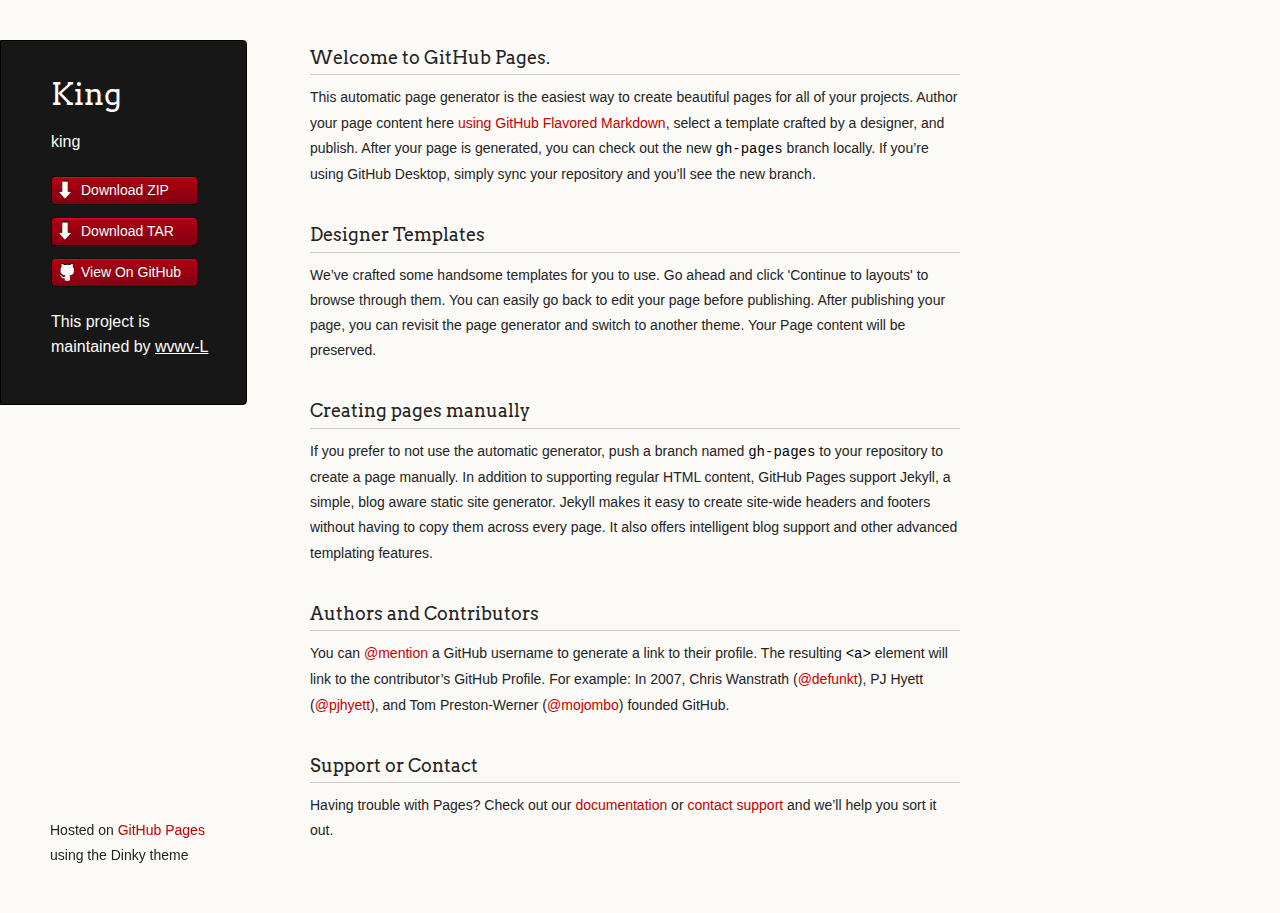
<file: index.html>
<!doctype html>
<html>
  <head>
    <meta charset="utf-8">
    <meta http-equiv="X-UA-Compatible" content="chrome=1">
    <title>King by wvwv-L</title>

    <link rel="stylesheet" href="stylesheets/styles.css">
    <link rel="stylesheet" href="stylesheets/github-light.css">
    <script src="javascripts/scale.fix.js"></script>
    <meta name="viewport" content="width=device-width, initial-scale=1, user-scalable=no">
    <!--[if lt IE 9]>
    <script src="//html5shiv.googlecode.com/svn/trunk/html5.js"></script>
    <![endif]-->
  </head>
  <body>
    <div class="wrapper">
      <header>
        <h1 class="header">King</h1>
        <p class="header">king</p>

        <ul>
          <li class="download"><a class="buttons" href="https://github.com/wvwv-L/king/zipball/master">Download ZIP</a></li>
          <li class="download"><a class="buttons" href="https://github.com/wvwv-L/king/tarball/master">Download TAR</a></li>
          <li><a class="buttons github" href="https://github.com/wvwv-L/king">View On GitHub</a></li>
        </ul>

        <p class="header">This project is maintained by <a class="header name" href="https://github.com/wvwv-L">wvwv-L</a></p>


      </header>
      <section>
        <h3>
<a id="welcome-to-github-pages" class="anchor" href="#welcome-to-github-pages" aria-hidden="true"><span aria-hidden="true" class="octicon octicon-link"></span></a>Welcome to GitHub Pages.</h3>

<p>This automatic page generator is the easiest way to create beautiful pages for all of your projects. Author your page content here <a href="https://guides.github.com/features/mastering-markdown/">using GitHub Flavored Markdown</a>, select a template crafted by a designer, and publish. After your page is generated, you can check out the new <code>gh-pages</code> branch locally. If you’re using GitHub Desktop, simply sync your repository and you’ll see the new branch.</p>

<h3>
<a id="designer-templates" class="anchor" href="#designer-templates" aria-hidden="true"><span aria-hidden="true" class="octicon octicon-link"></span></a>Designer Templates</h3>

<p>We’ve crafted some handsome templates for you to use. Go ahead and click 'Continue to layouts' to browse through them. You can easily go back to edit your page before publishing. After publishing your page, you can revisit the page generator and switch to another theme. Your Page content will be preserved.</p>

<h3>
<a id="creating-pages-manually" class="anchor" href="#creating-pages-manually" aria-hidden="true"><span aria-hidden="true" class="octicon octicon-link"></span></a>Creating pages manually</h3>

<p>If you prefer to not use the automatic generator, push a branch named <code>gh-pages</code> to your repository to create a page manually. In addition to supporting regular HTML content, GitHub Pages support Jekyll, a simple, blog aware static site generator. Jekyll makes it easy to create site-wide headers and footers without having to copy them across every page. It also offers intelligent blog support and other advanced templating features.</p>

<h3>
<a id="authors-and-contributors" class="anchor" href="#authors-and-contributors" aria-hidden="true"><span aria-hidden="true" class="octicon octicon-link"></span></a>Authors and Contributors</h3>

<p>You can <a href="https://help.github.com/articles/basic-writing-and-formatting-syntax/#mentioning-users-and-teams" class="user-mention">@mention</a> a GitHub username to generate a link to their profile. The resulting <code>&lt;a&gt;</code> element will link to the contributor’s GitHub Profile. For example: In 2007, Chris Wanstrath (<a href="https://github.com/defunkt" class="user-mention">@defunkt</a>), PJ Hyett (<a href="https://github.com/pjhyett" class="user-mention">@pjhyett</a>), and Tom Preston-Werner (<a href="https://github.com/mojombo" class="user-mention">@mojombo</a>) founded GitHub.</p>

<h3>
<a id="support-or-contact" class="anchor" href="#support-or-contact" aria-hidden="true"><span aria-hidden="true" class="octicon octicon-link"></span></a>Support or Contact</h3>

<p>Having trouble with Pages? Check out our <a href="https://help.github.com/pages">documentation</a> or <a href="https://github.com/contact">contact support</a> and we’ll help you sort it out.</p>
      </section>
      <footer>
        <p><small>Hosted on <a href="https://pages.github.com">GitHub Pages</a> using the Dinky theme</small></p>
      </footer>
    </div>
    <!--[if !IE]><script>fixScale(document);</script><![endif]-->
		
  </body>
</html>
</file>
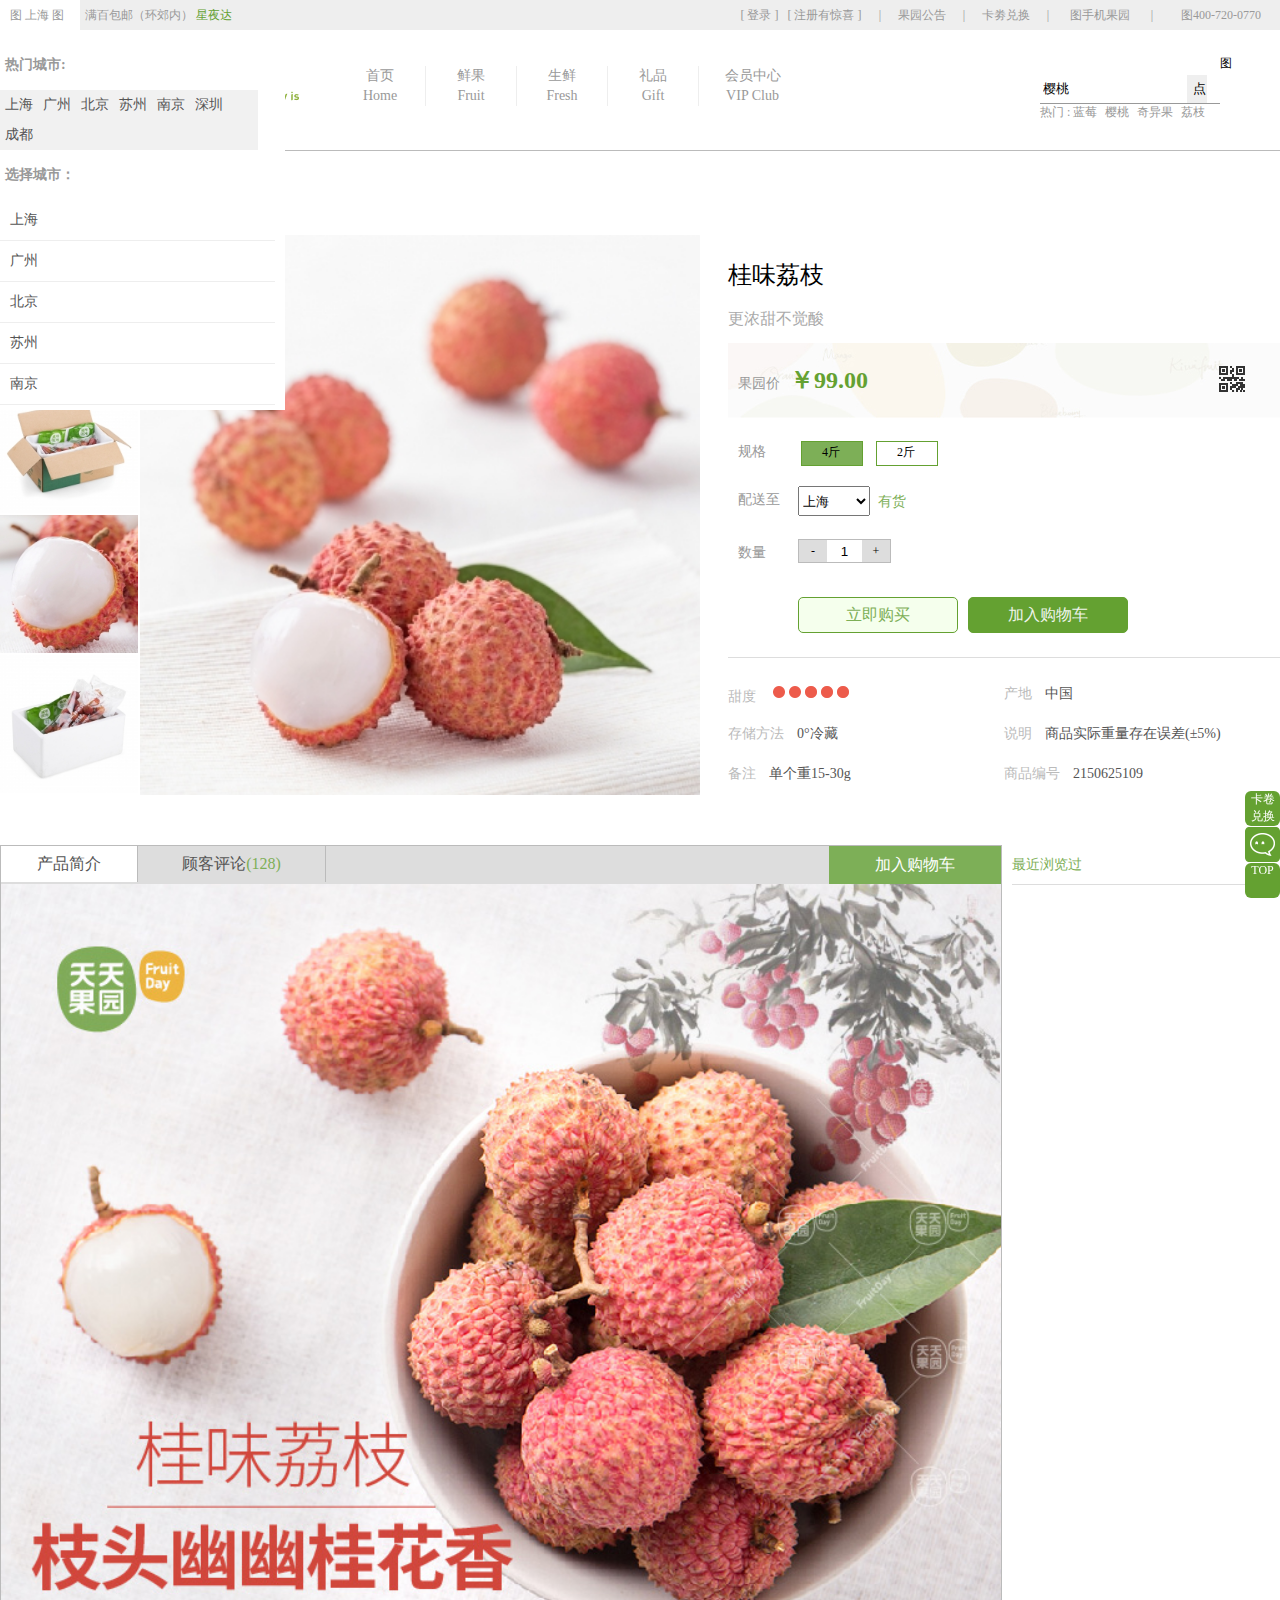
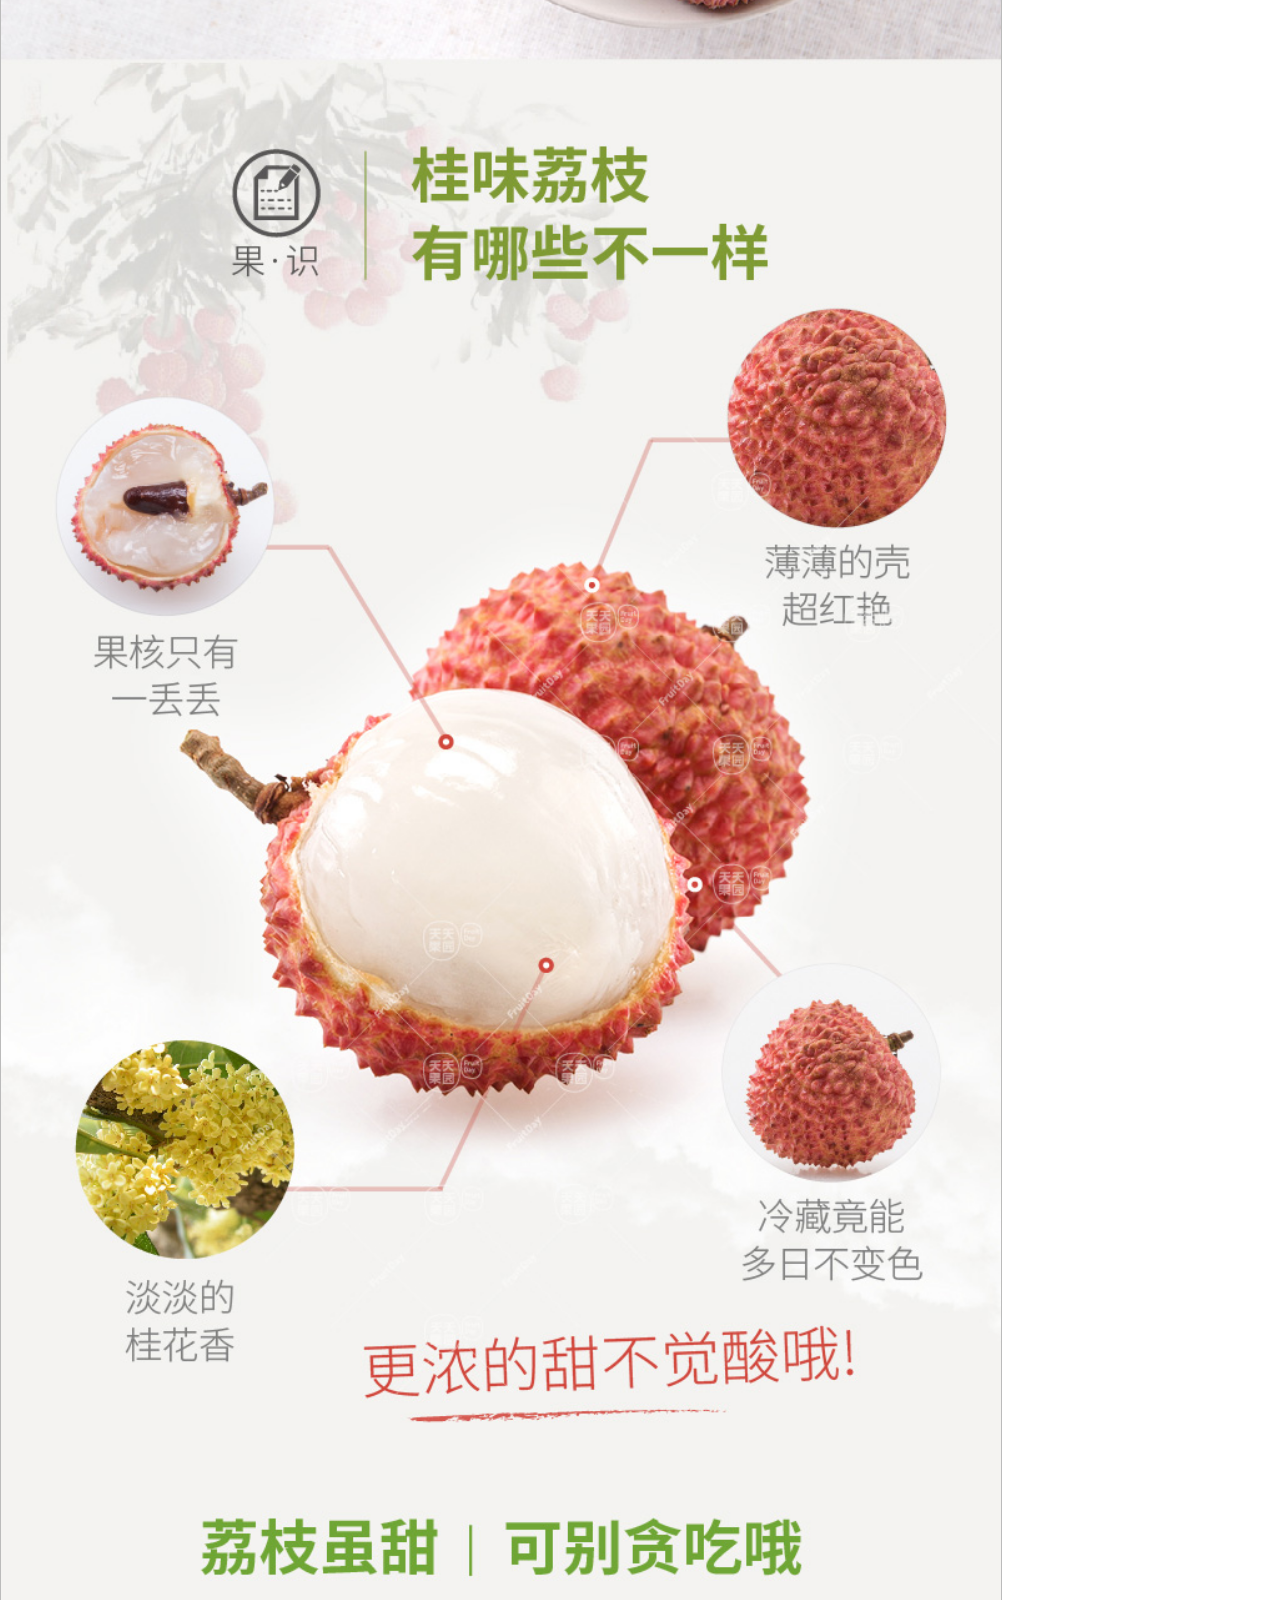
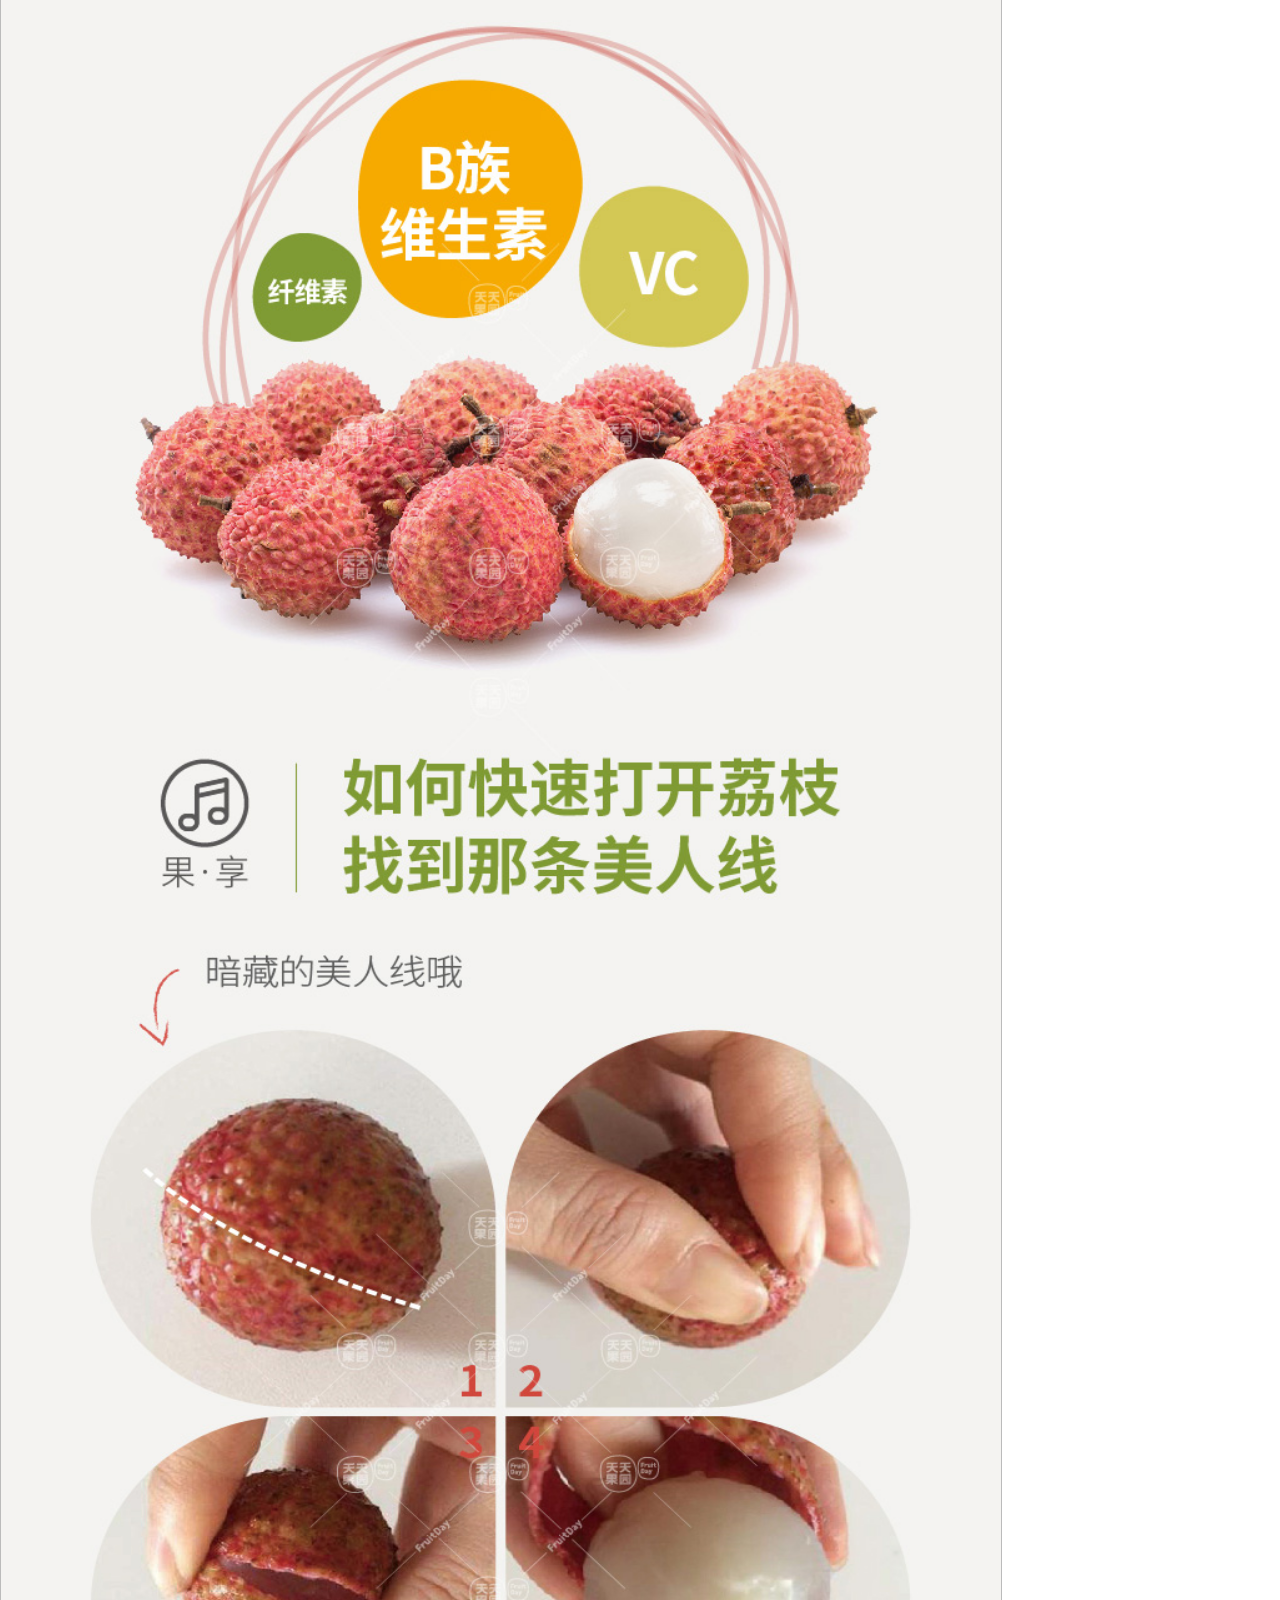
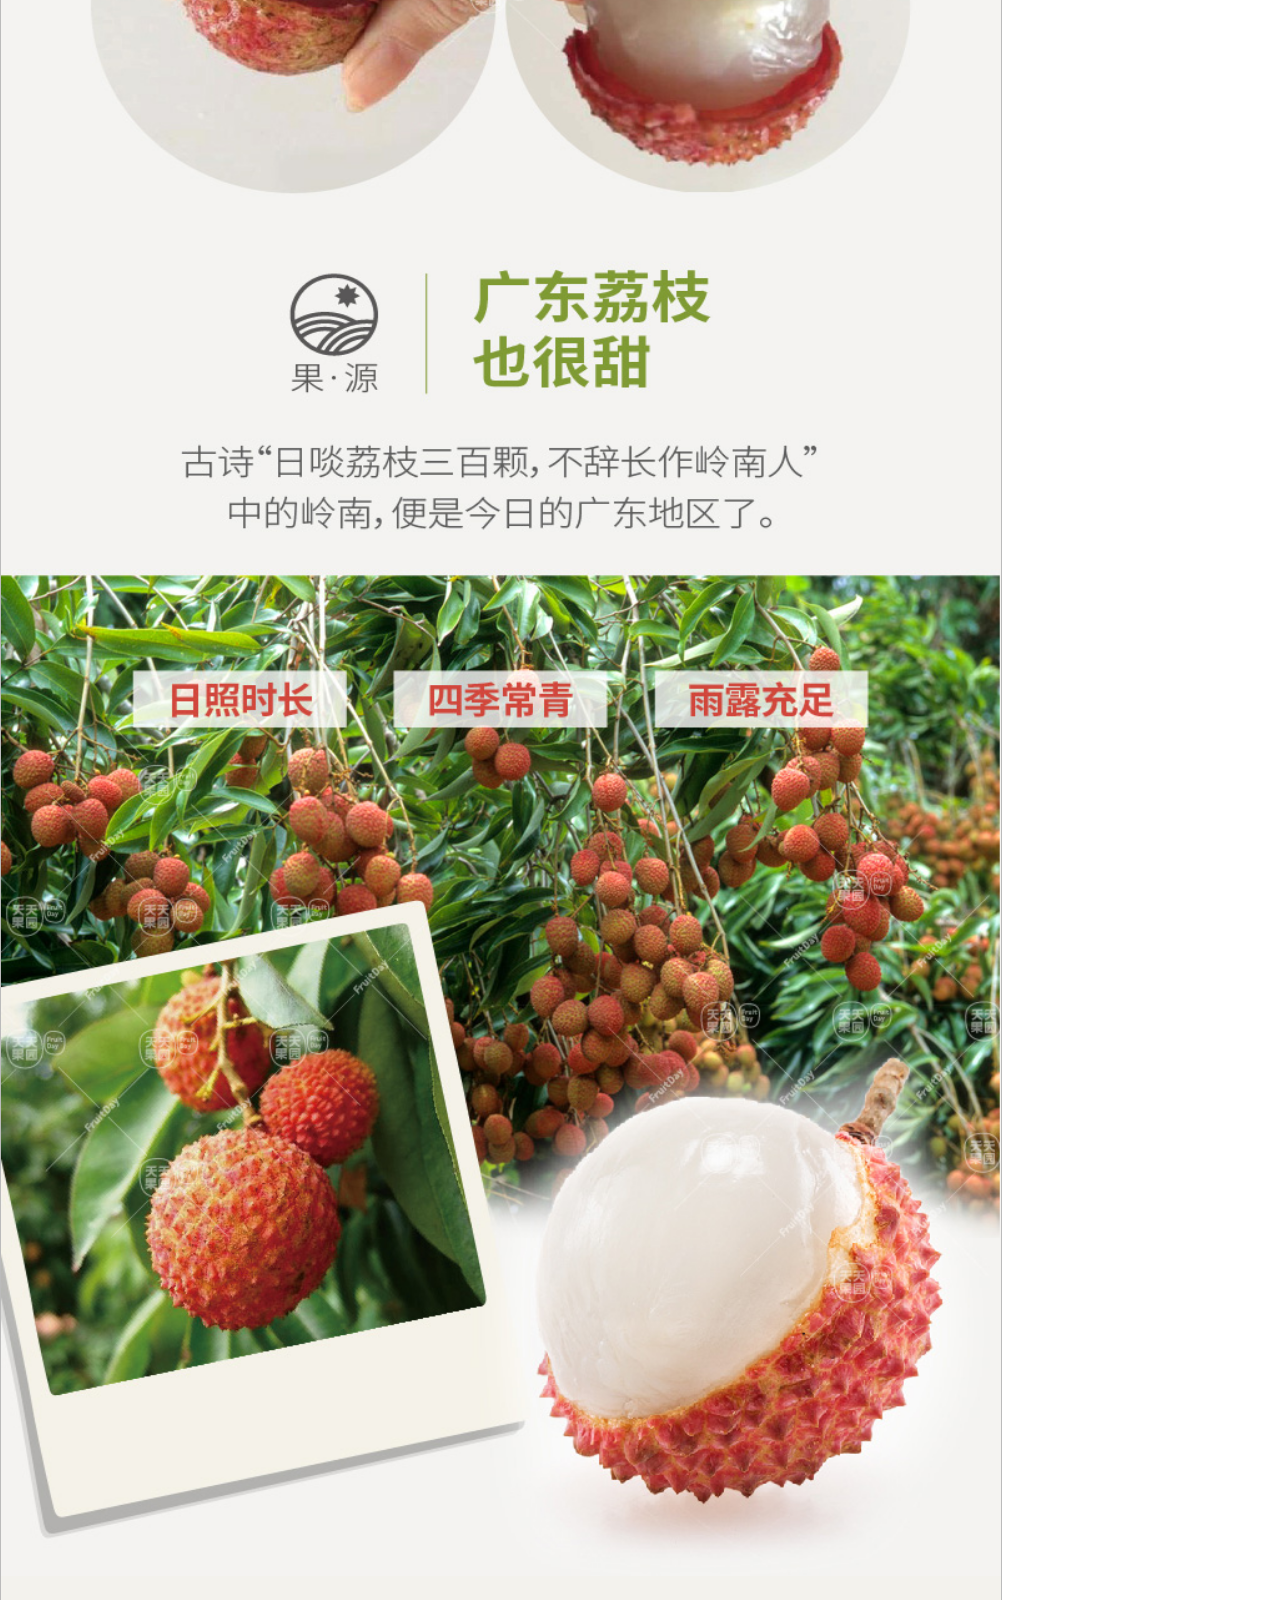
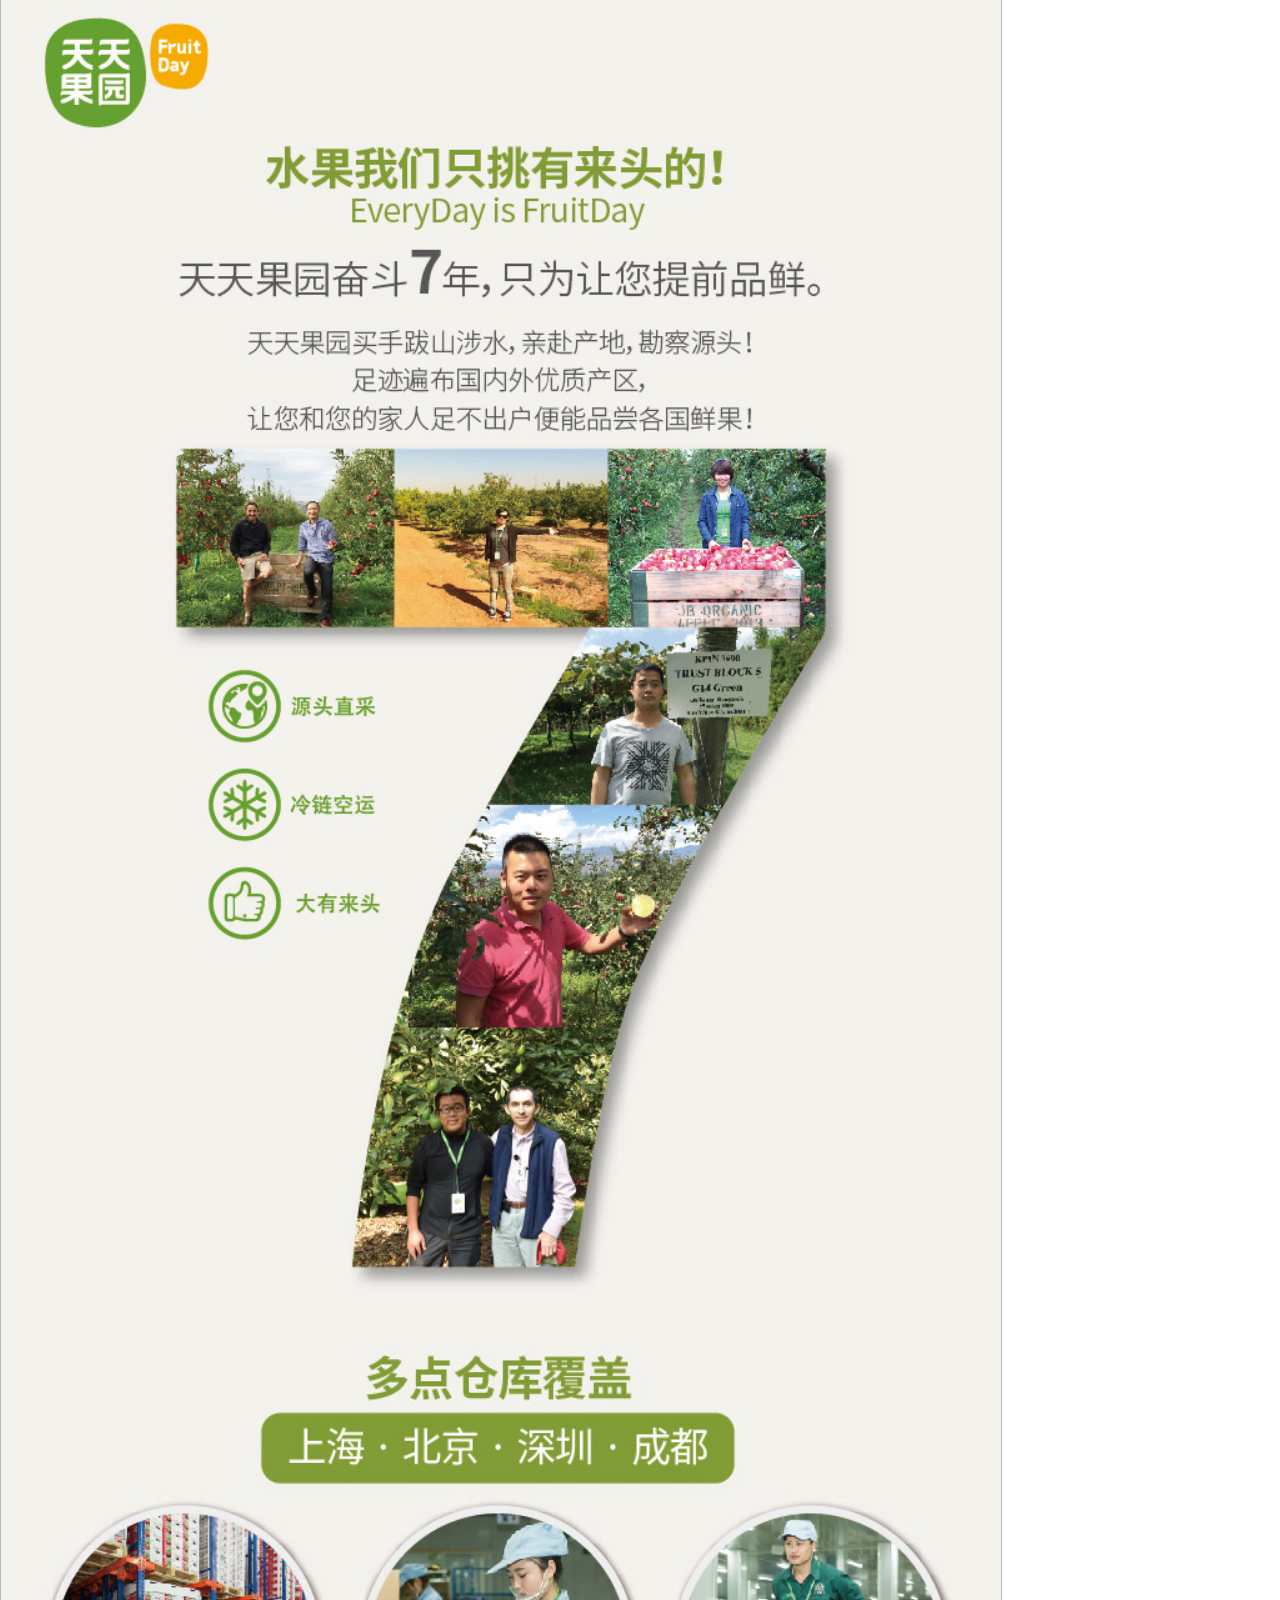
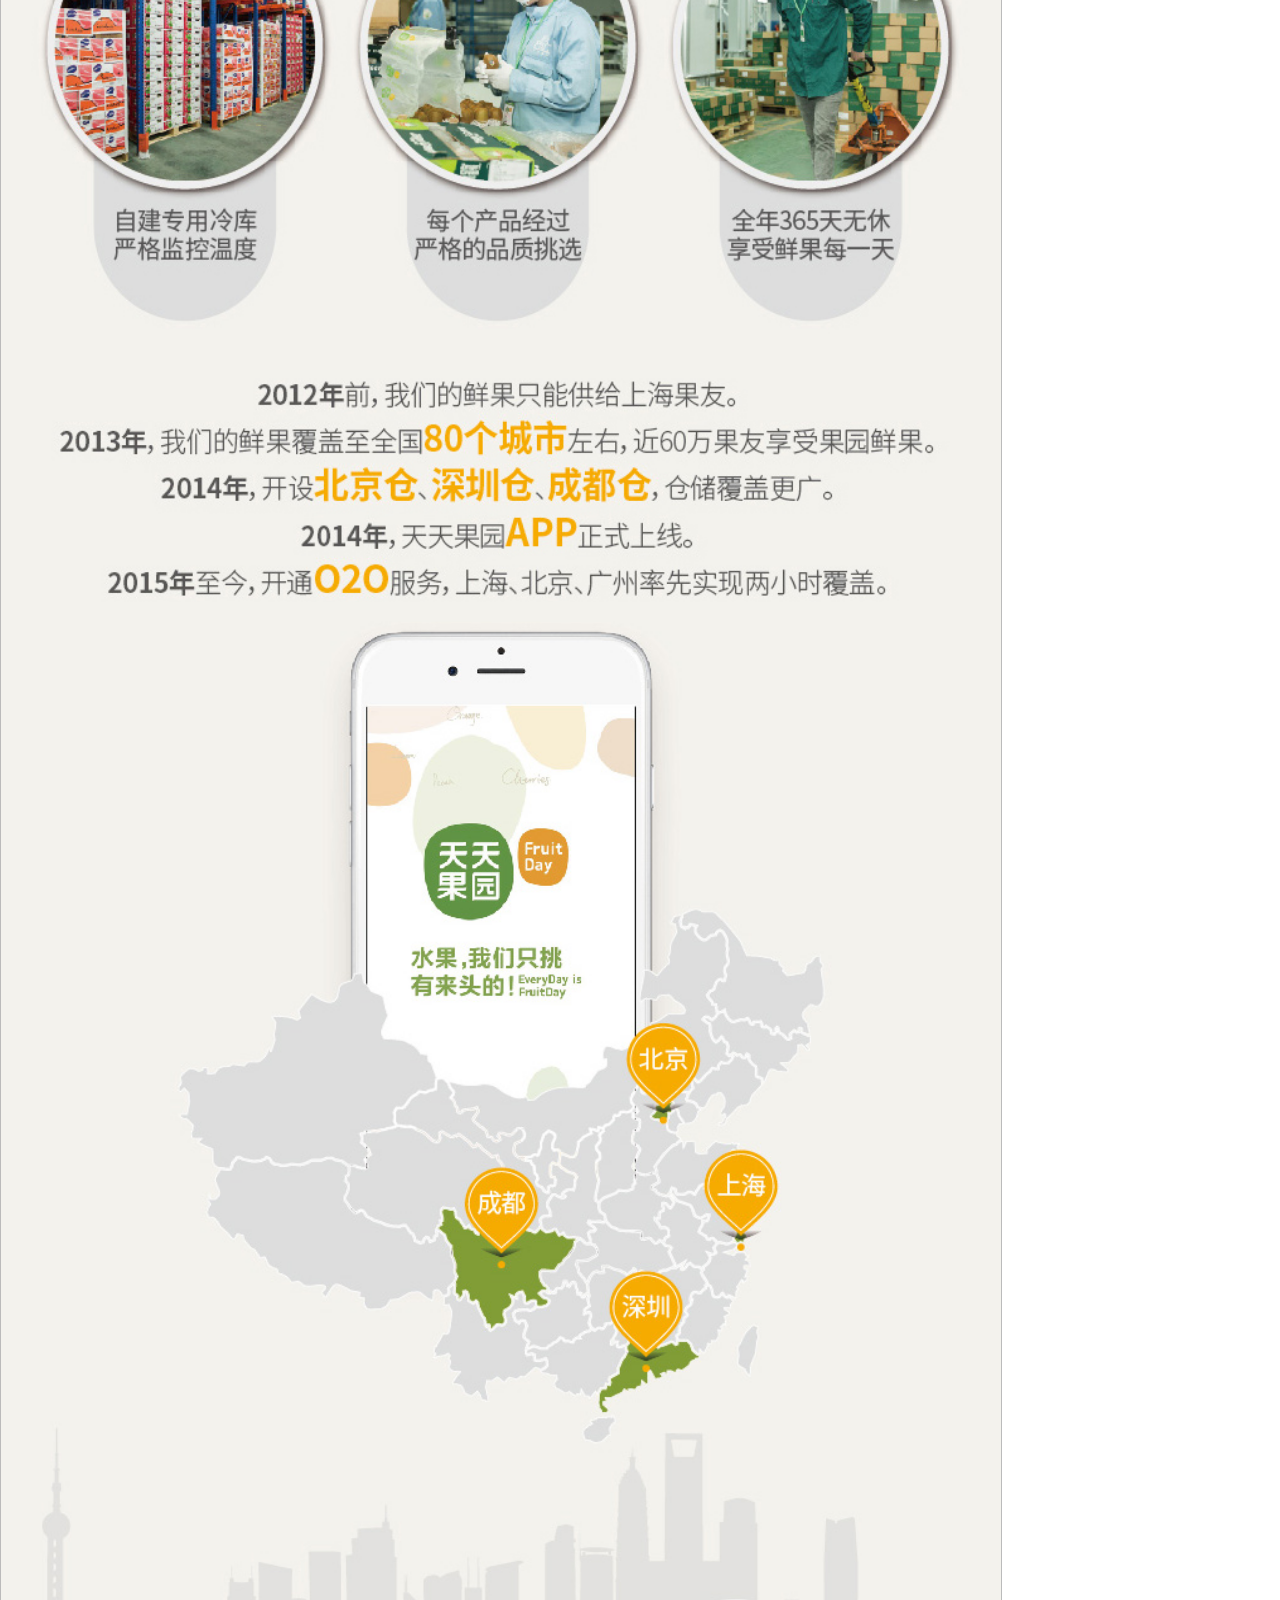
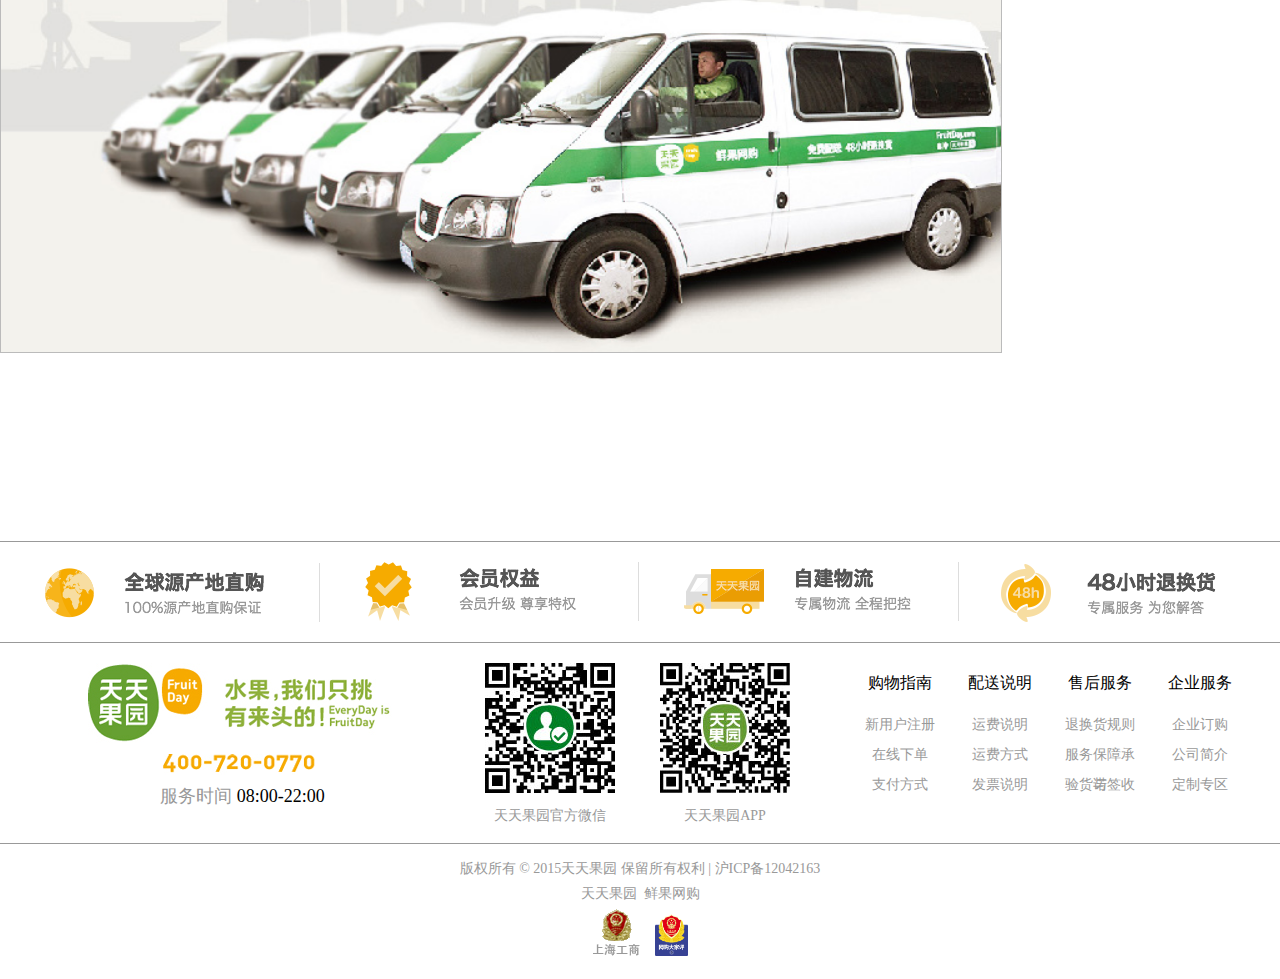
<file: html/chanpinzhanshi.html>
<!DOCTYPE html>
<html>
	<head>
		<meta charset="UTF-8">
		<title>产品信息</title>
		<link rel="stylesheet" type="text/css" href="../css/commen.css"/>
		<link rel="stylesheet" type="text/css" href="../css/chanpinzhanshi.css"/>
		<script src="../js/jquery-1.12.0.js" type="text/javascript" charset="utf-8"></script>
		<script src="../js/commen.js" type="text/javascript" charset="utf-8"></script>
		<script src="../js/chanpinzhanshi.js" type="text/javascript" charset="utf-8"></script>
	</head>
		<body>
		<!--top-->
		<div id="top-w">
			<div id="top">
				<span id="top-Left">
					<!--...-->
					<span id="top-Left-1">
						<i id="top-Left-box">图</i>
						<a href="#">
							上海
							<i class="top-Left-box1">图</i>
						</a>
						
						<div id="boxOne">
							<h5>热门城市:</h5>
							<ul class="b-one">
								<li><a href="#">上海</a></li>
								<li><a href="#">广州</a></li>
								<li><a href="#">北京</a></li>
								<li><a href="#">苏州</a></li>
								<li><a href="#">南京</a></li>
								<li><a href="#">深圳</a></li>
								<li><a href="#">成都</a></li>
							</ul>
							<h5>选择城市：</h5>
							<ul class="b-tow">
								<li><a href="#">上海</a></li>
								<li><a href="#">广州</a></li>
								<li><a href="#">北京</a></li>
								<li><a href="#">苏州</a></li>
								<li><a href="#">南京</a></li>
								<li><a href="#">深圳</a></li>
								<li><a href="#">成都</a></li>
								<li><a href="#">苏州</a></li>
								<li><a href="#">南京</a></li>
								<li><a href="#">深圳</a></li>
								<li><a href="#">成都</a></li>
							</ul>
							
						</div>
					</span>
					<!--...-->
					<i>满百包邮（环郊内）</i>
					<a href="#" class="top-Left-box2">星夜达</a>
				</span>
				<ul id="top-Right">
					<li class="top-Right-1">
						<a href="denglu.html" class="top-Right-1-1">[ 登录 ]</a>
						<a href="zhuce.html">[ 注册有惊喜 ]</a>
					</li>
					<li>|</li>
					<!--...-->
					<li class="top-Right-2">
						果园公告
						<div id="boxTwo">
							<ul class="boxTwo-1">
								<li><a href="#" >全仓充值活动调整公告</a><em>new</em></li>
								<li><a href="#" >全仓满赠活动停止公告</a><em>new</em></li>
								<li><a href="#" >全仓充值商品调整</a><em>new</em></li>
							</ul>
							<div class="boxTwo-2"><a href="#">查看更多 ></a></div>
						</div>
					</li>
					<!--...-->
					<li>|</li>
					<li class="top-Right-3"><a href="#">卡劵兑换</a></li>
					<li>|</li>
					<!--...-->
					<li class="top-Right-4">
						<i >图</i>手机果园
						
						<div class="box-three">
							<p class="box-three-1"><span>下载果园app，</span>即享果园特价商品</p>
							<dl class="box-three-2">
								<dt><img src="../img/guan_ewcode2.jpg"/></dt>
								<dd>
									<a href="#"><img src="../img/guan_btn01.jpg"/></a>
									<a href="#"><img src="../img/guan_btn02.jpg"/></a>
								</dd>
							</dl>
							<dl class="box-three-3">
								<dt><img src="../img/guan_ewcode1.jpg"/></dt>
								<dd>
									<em>关注果园微信</em>
									<p>优惠信息实时掌握</p>
								</dd>
							</dl>
						</div>
						
					</li>
					<!--...-->
					<li>|</li>
					<li class="top-Right-5"><i>图</i>400-720-0770</li>
				</ul>
			</div>
		</div>
		<!--cintent-->
		<div class="cintent-w">
			<div class="cintent">
				<div class="cintent-div">
					<div class="cintent-Left">
						<a href="index.html"><img src="../img/logo.png"/></a>
					</div>
					<ul class="cintent-nav">
						<li class="cintent-nav-one">
							<a href="../index.html">
								首页
								<span>Home</span>
							</a>
						</li>
						<li>
							<a href="#">
								鲜果
								<span>Fruit</span>
							</a>
						</li>
						<li>
							<a href="#">
								生鲜
								<span>Fresh</span>
							</a>
						</li>
						<li>
							<a href="#">
								礼品
								<span>Gift</span>
							</a>
						</li>
						<li>
							<a href="#" class="cintent-nav-two">
								会员中心
								<span>VIP Club</span>
							</a>
						</li>
					</ul>
					<div class="cintent-Right">
						<div class="cintent-Right-1">
							<input type="text" placeholder="请输入关键词"  value="樱桃"/>
							<button>点</button>
							<div>
								热门 :
								<a href="#">蓝莓</a>
								<a href="#">樱桃</a>
								<a href="#">奇异果</a>
								<a href="#">荔枝</a>
							</div>
						</div>
						<div class="cintent-Right-2"></div>
						<i style="width: 42px;height: 42px;display: inline-block;">图</i>
					</div>
				</div>				
			</div>
		</div>
		<!--产品信息-->
		<div class="content-fruit-w">
			<div class="content-fruit">
				<div class="content-fruit-top">
					<p class="fruit-one"><a href="#">首页></a></p>
					<p class="fruit-two"><a href="#">新鲜水果></a></p>
					<p class="fruit-thr">桂味荔枝</p>
				</div>
				
				<div class="my-fruit">
					<ul class="xiaotu">
						<li><img src="../img/chanpintu/1-180x180-11606-BU6ABY5B.jpg"/></li>
						<li><img src="../img/chanpintu/3-180x180-11606-U127T39D.jpg"/></li>
						<li><img src="../img/chanpintu/2-180x180-11606-38DURCR2.jpg"/></li>
						<li><img src="../img/chanpintu/4-180x180-11606-U127T39D.jpg"/></li>
					</ul>
					<ul class="datu">
						<li><img src="../img/chanpintu/1-370x370-11606-BU6ABY5B.jpg"/></li>
						<li><img src="../img/chanpintu/3-370x370-11606-U127T39D.jpg"/></li>
						<li><img src="../img/chanpintu/2-370x370-11606-38DURCR2.jpg"/></li>
						<li><img src="../img/chanpintu/4-370x370-11606-U127T39D.jpg"/></li>
					</ul>
				</div>
				
				<div class="fruit-info">
					<div class="info-title">
						<h3>桂味荔枝</h3>
						<p>更浓甜不觉酸</p>
					</div>
					
					<div class="info-price">
						<div class="info-price-one">
							<div class="jiage">
								<p>果园价<span>￥99.00</span></p>
							</div>
							<div class="erweima">
								<div class="ma">
									<img src="../img/ma.jpg"/>
									<img style="display:none;position: absolute;top:0;right: 0;"   src="../img/ma2.jpg"/>
								</div>
							</div>
						</div>
						<!--规格-->
						<div class="guige">
							<p class="guige-one">规格</p>
							<p class="guige-two activl">4斤</p>
							<p class="guige-thr">2斤</p>
						</div>
						<!--配送-->
						<div class="peisong">
							<p>配送至</p>
							<div class="difang">
								<select>
									<option value="">上海</option>
									<option value="">广州</option>
									<option value="">北京</option>
									<option value="">天竺</option>
									<option value="">西藏</option>
									<option value="">深圳</option>
									<option value="">瓦罗兰</option>
								</select>
								<span>有货</span>
							</div>
						</div>
						<!--数量-->
						<div class="shuliang">
							<p>数量</p>
							<div class="shuliang-one">
								<span class="num-jian">-</span>
								<input type="tel" id="" value="1" />
								<span class="num-jia">+</span>
							</div>
						</div>
						<!--加入购物车-->
						<div class="buy-car">
							<div class="car-left">
								<a href="gouwuche.html" class="" role="button" title="点击此按钮，到下一步确认购买信息">立即购买</a>
							</div>
							<div class="car-right">
								<a href="gouwuche.html" class="" title="加入购物车" role="button"> 加入购物车</a>
							</div>
						</div>	
					</div>
					<!--产品说明-->
					<div class="comment-fruit">
						<div class="c-one">
							<p>甜度</p>
							<span><img src="../img/circle-5.png"/></span>
						</div>
						<div class="c-two">
							<p>产地</p>
							<span>中国</span>
						</div>
						<div class="c-thr">
							<p>存储方法</p>
							<span>0°冷藏</span>
						</div>
						<div class="c-for">
							<p>说明</p>
							<span>商品实际重量存在误差(±5%)</span>
						</div>
						<div class="c-fiv">
							<p>备注</p>
							<span>单个重15-30g</span>
						</div>
						<div class="c-six">
							<p>商品编号</p>
							<span>2150625109</span>
						</div>						
					</div>					
				</div>	
				<!--商品简介-->
				<div class="summary">
					<!--左边-->
					<div class="left-part">
						<!--top-->
						<div class="part-top">
							<p class="part-top-one activo">产品简介</p>
							<p class="part-top-two">顾客评论<span>(128)</span></p>
							<a href="gouwuche.html">加入购物车</a>
						</div>
						<!--top滑到一定距离显示-->
						<div class="part-top1">
							<p class="part-top1-one">产品简介</p>
							<p class="part-top1-two">顾客评论<span>(128)</span></p>
							<a href="gouwuche.html">加入购物车</a>
						</div>
						<!--详情大图片-->
						<ul class="no1">
							<li>
								<img class="info1" src="../img/info1.jpg"/>
								<img class="info2" src="../img/info2.jpg"/>
								<img class="info3" src="../img/info3.jpg"/>
								<img class="info4" src="../img/info4.jpg"/>
								<img class="info5" src="../img/info5.jpg"/>
								<img class="info6" src="../img/info6.jpg"/>
								<img class="info8" src="../img/info8.jpg"/>
								<img class="info7" src="../img/info7.jpg"/>
							</li>
						</ul>
						<!--顾客评论-->
						<div class="no2">
							<h1>评论</h1>
						</div>
					</div>
					<!--右边-->
					<div class="right-part">
						<p>最近浏览过</p>
						<ul>
							<li></li>
							<li></li>
							<li></li>
							<li></li>
							<li></li>
						</ul>
					</div>
				</div>
			</div>			
		</div>
		
		
		
		
		
		
		<!--content-->
		<div class="content-w">
			<div class="content">
				<ul class="cintent-top">
					<li><img src="../img/c1.png" /></li>
					<li><img src="../img/c2.png" /></li>
					<li><img src="../img/c3.png" /></li>
					<li><img src="../img/c4.png" /></li>
				</ul>
				<div class="cintent-centent">
					
					<div class="cintent-centent-left">
						<div><img src="../img/c-logo1.jpg"/></div>
						<div class="s-left-1"><img src="../img/c-logo2.jpg"/></div>
						<div class="s-left-2">
							<span>服务时间</span>
							08:00-22:00
						</div>
					</div>
					
					<ul class="cintent-centent-centent">
						<li>
							<img src="../img/guan_ewcode1.jpg" />
							<span>天天果园官方微信</span>
						</li>
						<li>
							<img src="../img/guan_ewcode2.jpg"/>
							<span>天天果园APP</span>
						</li>
					</ul>
					
					<ul class="cintent-centent-Right">
						<li>
							<h4>购物指南</h4>
							<a href="#">新用户注册</a>
							<a href="#">在线下单</a>
							<a href="#">支付方式</a>
						</li>
						<li>
							<h4>配送说明</h4>
							<a href="#">运费说明</a>
							<a href="#">运费方式</a>
							<a href="#">发票说明</a>
						</li>
						<li>
							<h4>售后服务</h4>
							<a href="#">退换货规则</a>
							<a href="#">服务保障承诺</a>
							<a href="#">验货与签收</a>
						</li>
						
						<li>
							<h4>企业服务</h4>
							<a href="#">企业订购</a>
							<a href="#">公司简介</a>
							<a href="#">定制专区</a>
						</li>
					</ul>
				</div>
				<div class="cintent-botton">
					<p>版权所有 © 2015天天果园  保留所有权利 | 沪ICP备12042163</p>
					<p>天天果园&nbsp;&nbsp;鲜果网购</p>
					<div class="cintent-botton-1">
					<a href="#"><img src="../img/guan_shgs.gif"/></a>
					<a href="#"><img  class="two"  src="../img/guan_wgdjp.png"/></a>
				</div>
				</div>				
			</div>
		</div>
		<!--右下侧导航栏-->
		<ul class="fixed">
			<li>卡卷兑换</li>
			<li><img src="../img/5678c6986b749.png"/></li>
			<li>TOP</li>
		</ul>
	</body>
</html>
</file>
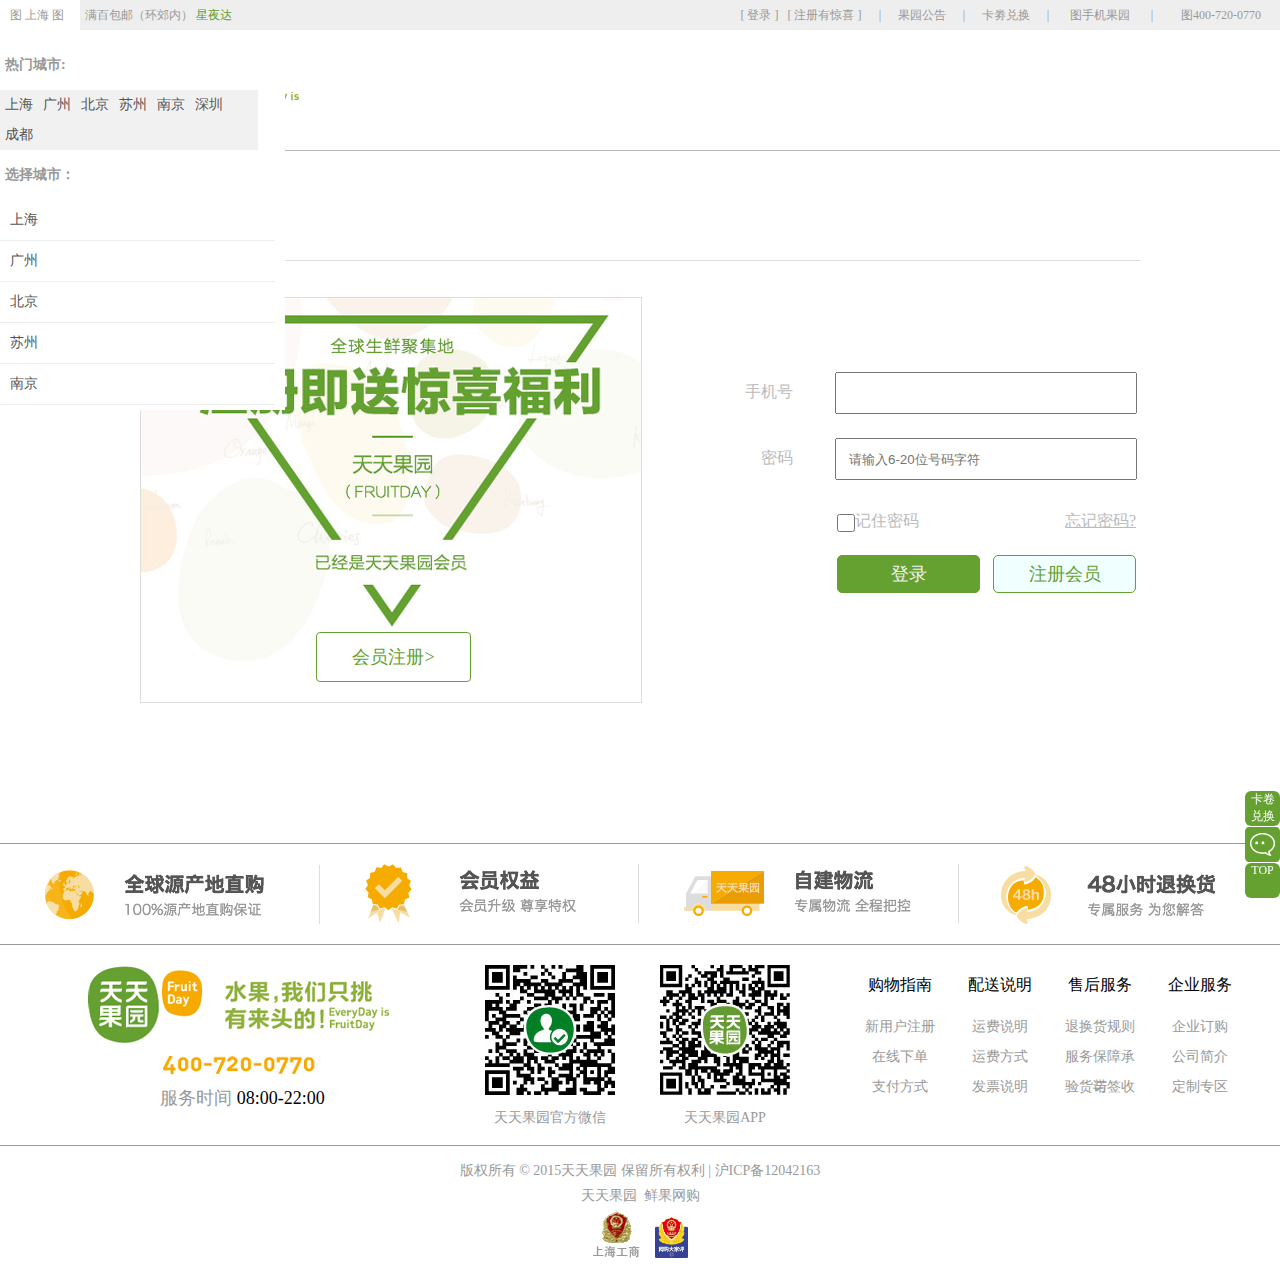
<file: html/denglu.html>
<!DOCTYPE html>
<html>
	<head>
		<meta charset="UTF-8">
		<title>登录</title>
		<link rel="stylesheet" type="text/css" href="../css/commen.css"/>
		<link rel="stylesheet" type="text/css" href="../css/denglu.css"/>
		<script src="../js/jquery-1.12.0.js" type="text/javascript" charset="utf-8"></script>
		<script src="../js/commen.js" type="text/javascript" charset="utf-8"></script>
		<script src="../js/denglu.js" type="text/javascript" charset="utf-8"></script>
		
	</head>
	<body>
		<!--top-->
		<div id="top-w">
			<div id="top">
				<span id="top-Left">
					<!--...-->
					<span id="top-Left-1">
						<i id="top-Left-box">图</i>
						<a href="#">
							上海
							<i class="top-Left-box1">图</i>
						</a>
						
						<div id="boxOne">
							<h5>热门城市:</h5>
							<ul class="b-one">
								<li><a href="#">上海</a></li>
								<li><a href="#">广州</a></li>
								<li><a href="#">北京</a></li>
								<li><a href="#">苏州</a></li>
								<li><a href="#">南京</a></li>
								<li><a href="#">深圳</a></li>
								<li><a href="#">成都</a></li>
							</ul>
							<h5>选择城市：</h5>
							<ul class="b-tow">
								<li><a href="#">上海</a></li>
								<li><a href="#">广州</a></li>
								<li><a href="#">北京</a></li>
								<li><a href="#">苏州</a></li>
								<li><a href="#">南京</a></li>
								<li><a href="#">深圳</a></li>
								<li><a href="#">成都</a></li>
								<li><a href="#">苏州</a></li>
								<li><a href="#">南京</a></li>
								<li><a href="#">深圳</a></li>
								<li><a href="#">成都</a></li>
							</ul>
							
						</div>
					</span>
					<!--...-->
					<i>满百包邮（环郊内）</i>
					<a href="#" class="top-Left-box2">星夜达</a>
				</span>
				<ul id="top-Right">
					<li class="top-Right-1">
						<a href="#" class="top-Right-1-1">[ 登录 ]</a>
						<a href="zhuce.html">[ 注册有惊喜 ]</a>
					</li>
					<li>|</li>
					<!--...-->
					<li class="top-Right-2">
						果园公告
						<div id="boxTwo">
							<ul class="boxTwo-1">
								<li><a href="#" >全仓充值活动调整公告</a><em>new</em></li>
								<li><a href="#" >全仓满赠活动停止公告</a><em>new</em></li>
								<li><a href="#" >全仓充值商品调整</a><em>new</em></li>
							</ul>
							<div class="boxTwo-2"><a href="#">查看更多 ></a></div>
						</div>
					</li>
					<!--...-->
					<li>|</li>
					<li class="top-Right-3"><a href="#">卡劵兑换</a></li>
					<li>|</li>
					<!--...-->
					<li class="top-Right-4">
						<i >图</i>手机果园
						
						<div class="box-three">
							<p class="box-three-1"><span>下载果园app，</span>即享果园特价商品</p>
							<dl class="box-three-2">
								<dt><img src="../img/guan_ewcode2.jpg"/></dt>
								<dd>
									<a href="#"><img src="../img/guan_btn01.jpg"/></a>
									<a href="#"><img src="../img/guan_btn02.jpg"/></a>
								</dd>
							</dl>
							<dl class="box-three-3">
								<dt><img src="../img/guan_ewcode1.jpg"/></dt>
								<dd>
									<em>关注果园微信</em>
									<p>优惠信息实时掌握</p>
								</dd>
							</dl>
						</div>
						
					</li>
					<!--...-->
					<li>|</li>
					<li class="top-Right-5"><i>图</i>400-720-0770</li>
				</ul>
			</div>
		</div>
		<!--cintent-->
		<div class="cintent-w">
			<div class="cintent">
				<div class="cintent-div">
					<div class="cintent-Left">
						<a href="index.html"><img src="../img/logo.png"/></a>
					</div>
				</div>
			</div>	
		</div>	
<!--登录页面-->		
		<div class="yanzheng-w">
			<div class="yanzheng">
				<p class="biaoti">会员登录</p>
				<div class="yanzheng-Left">
					<img src="../img/denglukuan.jpg"/>
					<div><a href="zhuce.html">会员注册></a></div>
				</div>
				
				
				
				<div class="yanzheng-Right">
						<ul>
							<li class="shouji-d"><span>手机号</span><i><input type="text" id="" value="" /></i></li>
							<li class="mima-d"><span>密码</span><i><input type="password" value="" placeholder="请输入6-20位号码字符"/></i></li>
							<li class="mima">
								<div class="mima1">
										<input type="checkbox" name="" id="mima" value=""/>
										<label for="mima"><span>记住密码</span>	</label>									
									<div class="mima2">
										<a href="#">忘记密码?</a>
									</div>
								</div>								
							</li>
							<li class="tijiao">
								<div>
									<span><a href="../index.html"><button class="bt1" type="submit">登录</button></a></span>
									<a href="zhuce.html"><button class="bt2">注册会员</button></a>
								</div>
								
							</li>
						</ul>						
				</div>
			</div>
		</div>		
		<!--content-->
		<div class="content-w">
			<div class="content">
				<ul class="cintent-top">
					<li><img src="../img/c1.png" /></li>
					<li><img src="../img/c2.png" /></li>
					<li><img src="../img/c3.png" /></li>
					<li><img src="../img/c4.png" /></li>
				</ul>
				<div class="cintent-centent">
					
					<div class="cintent-centent-left">
						<div><img src="../img/c-logo1.jpg"/></div>
						<div class="s-left-1"><img src="../img/c-logo2.jpg"/></div>
						<div class="s-left-2">
							<span>服务时间</span>
							08:00-22:00
						</div>
					</div>
					
					<ul class="cintent-centent-centent">
						<li>
							<img src="../img/guan_ewcode1.jpg" />
							<span>天天果园官方微信</span>
						</li>
						<li>
							<img src="../img/guan_ewcode2.jpg"/>
							<span>天天果园APP</span>
						</li>
					</ul>
					
					<ul class="cintent-centent-Right">
						<li>
							<h4>购物指南</h4>
							<a href="#">新用户注册</a>
							<a href="#">在线下单</a>
							<a href="#">支付方式</a>
						</li>
						<li>
							<h4>配送说明</h4>
							<a href="#">运费说明</a>
							<a href="#">运费方式</a>
							<a href="#">发票说明</a>
						</li>
						<li>
							<h4>售后服务</h4>
							<a href="#">退换货规则</a>
							<a href="#">服务保障承诺</a>
							<a href="#">验货与签收</a>
						</li>
						
						<li>
							<h4>企业服务</h4>
							<a href="#">企业订购</a>
							<a href="#">公司简介</a>
							<a href="#">定制专区</a>
						</li>
					</ul>
				</div>
				<div class="cintent-botton">
					<p>版权所有 © 2015天天果园  保留所有权利 | 沪ICP备12042163</p>
					<p>天天果园&nbsp;&nbsp;鲜果网购</p>
					<div class="cintent-botton-1">
					<a href="#"><img src="../img/guan_shgs.gif"/></a>
					<a href="#"><img  class="two"  src="../img/guan_wgdjp.png"/></a>
				</div>
				</div>				
			</div>
		</div>
		<!--右下侧导航栏-->
		<ul class="fixed">
			<li>卡卷兑换</li>
			<li><img src="../img/5678c6986b749.png"/></li>
			<li>TOP</li>
		</ul>
	</body>
</html>
</file>
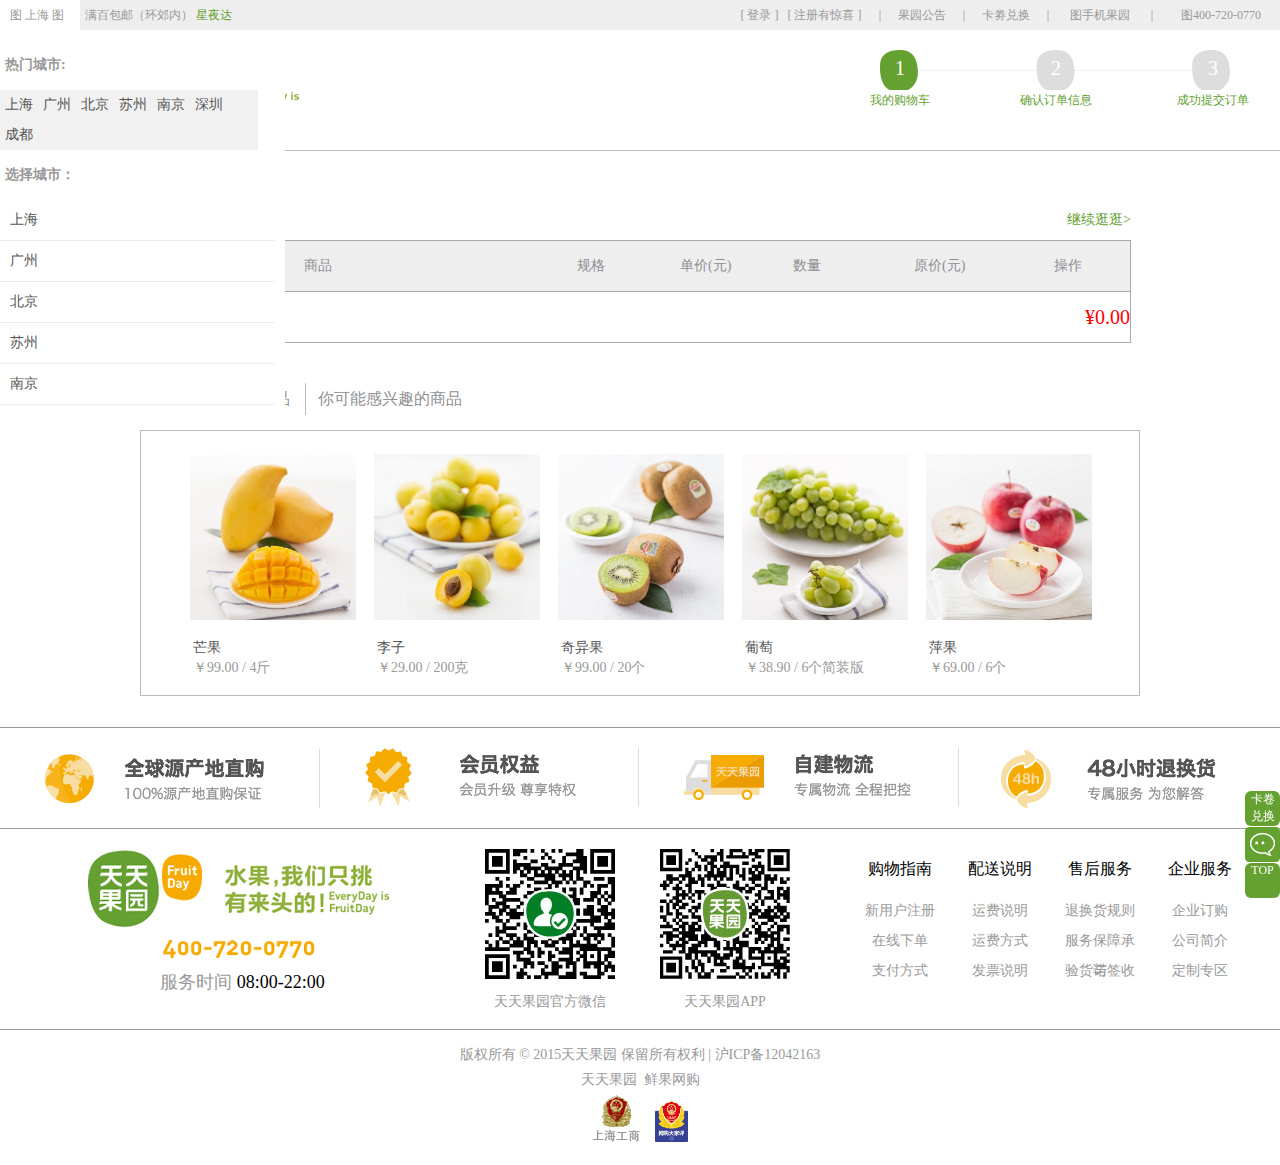
<file: html/gouwuche.html>
<!DOCTYPE html>
<html>
	<head>
		<meta charset="UTF-8">
		<title>购物车</title>
		<link rel="stylesheet" type="text/css" href="../css/commen.css"/>
		<link rel="stylesheet" type="text/css" href="../css/gouwuche.css"/>
		<script src="../js/jquery-1.12.0.js" type="text/javascript" charset="utf-8"></script>
		<script src="../js/gouwuche.js" type="text/javascript" charset="utf-8"></script>
	</head>
		<body>
		<!--top-->
		<div id="top-w">
			<div id="top">
				<span id="top-Left">
					<!--...-->
					<span id="top-Left-1">
						<i id="top-Left-box">图</i>
						<a href="#">
							上海
							<i class="top-Left-box1">图</i>
						</a>
						
						<div id="boxOne">
							<h5>热门城市:</h5>
							<ul class="b-one">
								<li><a href="#">上海</a></li>
								<li><a href="#">广州</a></li>
								<li><a href="#">北京</a></li>
								<li><a href="#">苏州</a></li>
								<li><a href="#">南京</a></li>
								<li><a href="#">深圳</a></li>
								<li><a href="#">成都</a></li>
							</ul>
							<h5>选择城市：</h5>
							<ul class="b-tow">
								<li><a href="#">上海</a></li>
								<li><a href="#">广州</a></li>
								<li><a href="#">北京</a></li>
								<li><a href="#">苏州</a></li>
								<li><a href="#">南京</a></li>
								<li><a href="#">深圳</a></li>
								<li><a href="#">成都</a></li>
								<li><a href="#">苏州</a></li>
								<li><a href="#">南京</a></li>
								<li><a href="#">深圳</a></li>
								<li><a href="#">成都</a></li>
							</ul>
							
						</div>
					</span>
					<!--...-->
					<i>满百包邮（环郊内）</i>
					<a href="#" class="top-Left-box2">星夜达</a>
				</span>
				<ul id="top-Right">
					<li class="top-Right-1">
						<a href="denglu.html" class="top-Right-1-1">[ 登录 ]</a>
						<a href="zhuce.html">[ 注册有惊喜 ]</a>
					</li>
					<li>|</li>
					<!--...-->
					<li class="top-Right-2">
						果园公告
						<div id="boxTwo">
							<ul class="boxTwo-1">
								<li><a href="#" >全仓充值活动调整公告</a><em>new</em></li>
								<li><a href="#" >全仓满赠活动停止公告</a><em>new</em></li>
								<li><a href="#" >全仓充值商品调整</a><em>new</em></li>
							</ul>
							<div class="boxTwo-2"><a href="#">查看更多 ></a></div>
						</div>
					</li>
					<!--...-->
					<li>|</li>
					<li class="top-Right-3"><a href="#">卡劵兑换</a></li>
					<li>|</li>
					<!--...-->
					<li class="top-Right-4">
						<i >图</i>手机果园
						
						<div class="box-three">
							<p class="box-three-1"><span>下载果园app，</span>即享果园特价商品</p>
							<dl class="box-three-2">
								<dt><img src="../img/guan_ewcode2.jpg"/></dt>
								<dd>
									<a href="#"><img src="../img/guan_btn01.jpg"/></a>
									<a href="#"><img src="../img/guan_btn02.jpg"/></a>
								</dd>
							</dl>
							<dl class="box-three-3">
								<dt><img src="../img/guan_ewcode1.jpg"/></dt>
								<dd>
									<em>关注果园微信</em>
									<p>优惠信息实时掌握</p>
								</dd>
							</dl>
						</div>
						
					</li>
					<!--...-->
					<li>|</li>
					<li class="top-Right-5"><i>图</i>400-720-0770</li>
				</ul>
			</div>
		</div>
		<!--cintent-->
		<div class="cintent-w">
			<div class="cintent">
				<div class="cintent-div">
					<div class="cintent-Left">
						<a href="index.html"><img src="../img/logo.png"/></a>
					</div>
	
					<div class="buzhou">
						<ul class="buzhou-1">
							<li class="buzhou-car1">
								<span>1</span>
								<p>我的购物车</p>
							</li>
							<li class="buzhou-car2">
								<span>2</span>
								<p>确认订单信息</p>
							</li>
							<li class="buzhou-car3">
								<span>3</span>
								<p>成功提交订单</p>
							</li>
						</ul>
					</div>
				</div>
			</div>	
		</div>	
		<!--购物车产品-->
		<div class="cart">
			
			<div class="cart-top">
				<div class="mycart">
					<p class="mycart-one">我的购物车</p>
					<a href="" class="mycart-right">继续逛逛&gt;</a>
				</div>
			</div>
			
			
			<div class="cartmain">
				<div class="cart-head">
					<div class="cart-s">
						<!--<p class="select selected"></p><input type="hidden" value="" />
                <span>全选</span>-->
					</div>
					<input type="hidden">
					<div class="cart-good">
						<span>商品</span>
					</div>
					<div class="cart-spec">
						<span>规格</span>
					</div>
					<div class="cart-price">
						<span>单价(元)</span>
					</div>
					<div class="cart-number">
						<span>数量</span>
					</div>
					<div class="cart-sum">
						<span>原价(元)</span>
					</div>
					<div class="cart-action">
						<span>操作</span>
					</div>
				</div>
				<!--购物车内容-->
				<div class="cart-order">
					<div class="cart-order-kong">
						<p>没有东西，继续逛逛</p>
					</div>
				</div>
				<button>提交订单</button>
				
			</div>
		</div>
		
		<!--浏览历史-->
			<div class="no-history"></div>
			<div class="look-history">
				<div class="scrollbar">
					<ul class="look-history-menu">
						<li class="looked">
							<p>你最近浏览过的商品</p>
						</li>
						<li>
							<p class="p-noborder">你可能感兴趣的商品</p>
						</li>
					</ul>
				</div>
				
				<div class="look-history-con">
					<div class="wrap">
						<div class="wrap-one">
							<ul class="slidee">
								<li class="active">
									<a href="#" target="_blank">
										<img src="../img/1-270x270-11227-W1PPXPD2.jpg">
										<p class="history-name">芒果</p>
										<p class="history-price">￥99.00 / 4斤</p>
									</a>
								</li>
								<li>
									<a href="#" target="_blank">
										<img src="../img/1-270x270-11288-U7SD5UDH.jpg">
										<p class="history-name">李子</p>
										<p class="history-price">￥29.00 / 200克</p>
									</a>
								</li>
								<li>
									<a href="#" target="_blank">
										<img src="../img/1-270x270-11331-WY3DKPXX.jpg">
										<p class="history-name">奇异果</p>
										<p class="history-price">￥99.00 / 20个</p>
									</a>
								</li>
								<li>
									<a href="#" target="_blank">
										<img src="../img/1-270x270-11338-7UHS9U12.jpg">
										<p class="history-name">葡萄</p>
										<p class="history-price">￥38.90 / 6个简装版</p>
									</a>
								</li>
								<li>
									<a href="#" target="_blank">
										<img src="../img/1-270x270-11514-3AH47WT5.jpg">
										<p class="history-name">萍果</p>
										<p class="history-price">￥69.00 / 6个</p>
									</a>
								</li>
							</ul>
						</div>
					</div>	
				</div>

				<div class="cl"></div>
			</div>
		<!--content-->
		<div class="content-w">
			<div class="content">
				<ul class="cintent-top">
					<li><img src="../img/c1.png" /></li>
					<li><img src="../img/c2.png" /></li>
					<li><img src="../img/c3.png" /></li>
					<li><img src="../img/c4.png" /></li>
				</ul>
				<div class="cintent-centent">
					
					<div class="cintent-centent-left">
						<div><img src="../img/c-logo1.jpg"/></div>
						<div class="s-left-1"><img src="../img/c-logo2.jpg"/></div>
						<div class="s-left-2">
							<span>服务时间</span>
							08:00-22:00
						</div>
					</div>
					
					<ul class="cintent-centent-centent">
						<li>
							<img src="../img/guan_ewcode1.jpg" />
							<span>天天果园官方微信</span>
						</li>
						<li>
							<img src="../img/guan_ewcode2.jpg"/>
							<span>天天果园APP</span>
						</li>
					</ul>
					
					<ul class="cintent-centent-Right">
						<li>
							<h4>购物指南</h4>
							<a href="#">新用户注册</a>
							<a href="#">在线下单</a>
							<a href="#">支付方式</a>
						</li>
						<li>
							<h4>配送说明</h4>
							<a href="#">运费说明</a>
							<a href="#">运费方式</a>
							<a href="#">发票说明</a>
						</li>
						<li>
							<h4>售后服务</h4>
							<a href="#">退换货规则</a>
							<a href="#">服务保障承诺</a>
							<a href="#">验货与签收</a>
						</li>
						
						<li>
							<h4>企业服务</h4>
							<a href="#">企业订购</a>
							<a href="#">公司简介</a>
							<a href="#">定制专区</a>
						</li>
					</ul>
				</div>
				<div class="cintent-botton">
					<p>版权所有 © 2015天天果园  保留所有权利 | 沪ICP备12042163</p>
					<p>天天果园&nbsp;&nbsp;鲜果网购</p>
					<div class="cintent-botton-1">
					<a href="#"><img src="../img/guan_shgs.gif"/></a>
					<a href="#"><img  class="two"  src="../img/guan_wgdjp.png"/></a>
				</div>
				</div>				
			</div>
		</div>
		
		<!--右下侧导航栏-->
		<ul class="fixed">
			<li>卡卷兑换</li>
			<li><img src="../img/5678c6986b749.png"/></li>
			<li>TOP</li>
		</ul>
	</body>
</html>
</file>
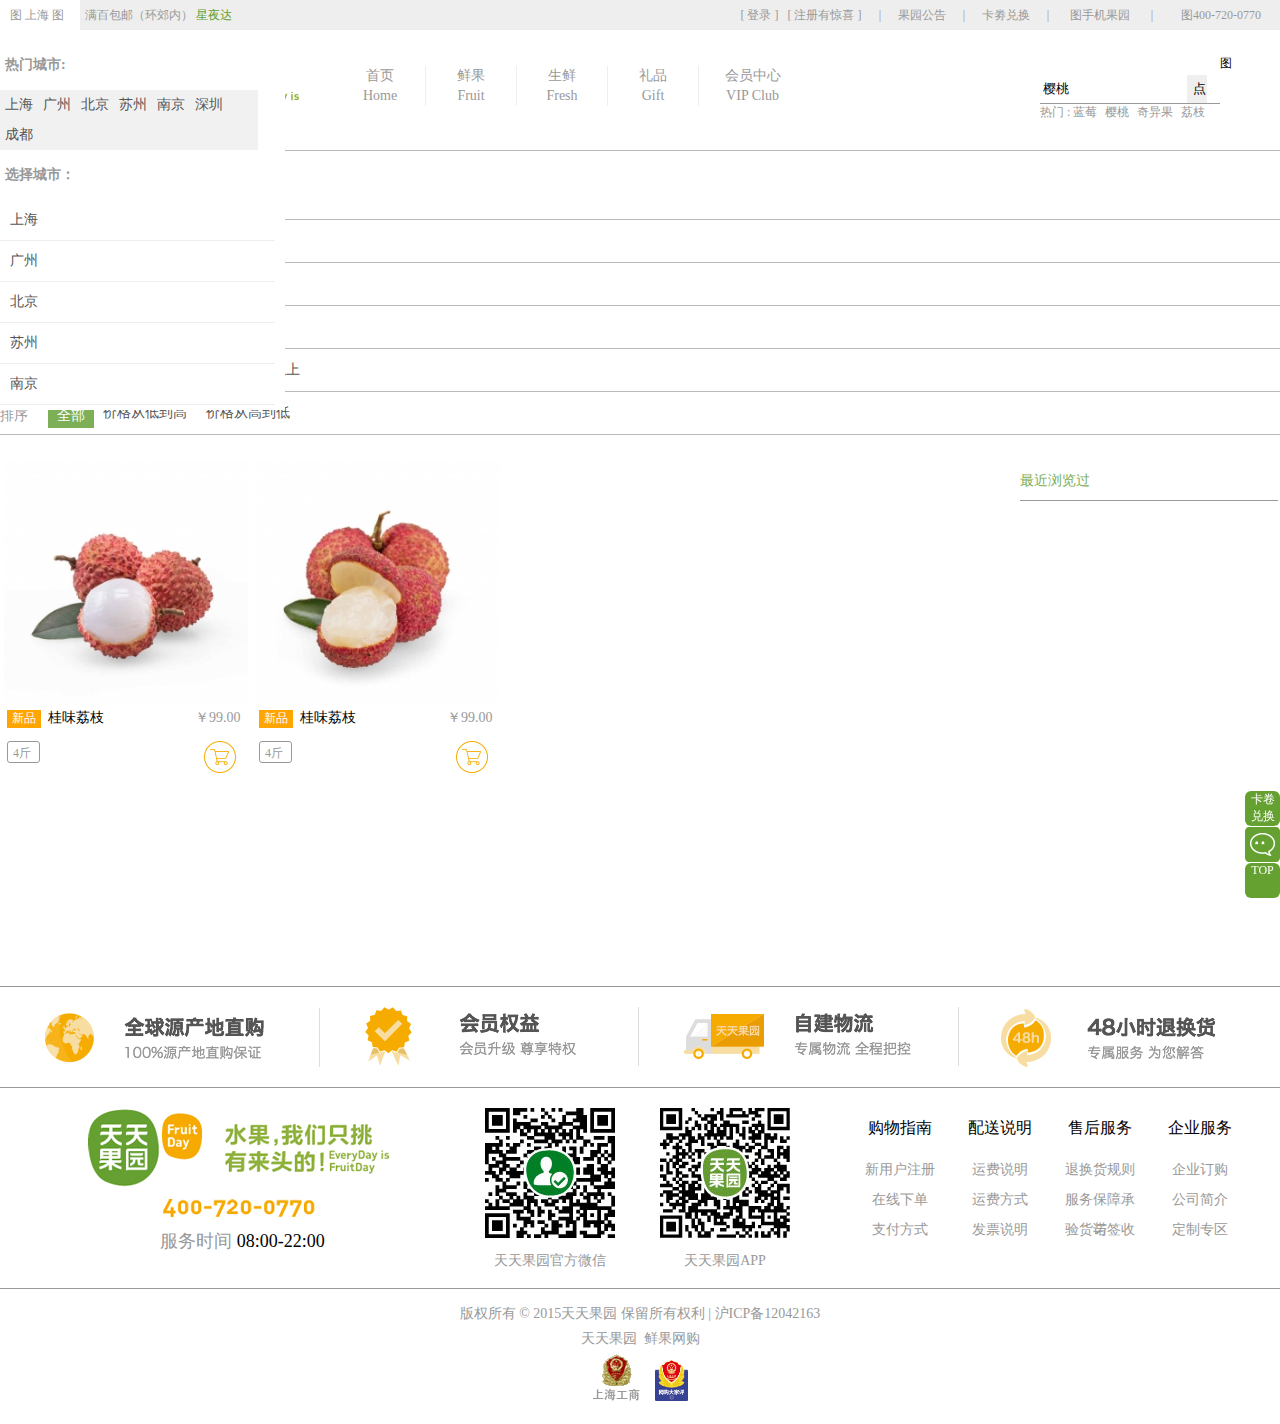
<file: html/liebiaoye.html>
<!DOCTYPE html>
<html>
	<head>
		<meta charset="UTF-8">
		<title>列表页</title>
		<link rel="stylesheet" type="text/css" href="../css/commen.css"/>
		<link rel="stylesheet" type="text/css" href="../css/liebiaoye.css"/>
		<script src="../js/jquery-1.12.0.js" type="text/javascript" charset="utf-8"></script>
		<script src="../js/commen.js" type="text/javascript" charset="utf-8"></script>
	</head>
	<body>
		<!--top-->
		<div id="top-w">
			<div id="top">
				<span id="top-Left">
					<!--...-->
					<span id="top-Left-1">
						<i id="top-Left-box">图</i>
						<a href="#">
							上海
							<i class="top-Left-box1">图</i>
						</a>
						
						<div id="boxOne">
							<h5>热门城市:</h5>
							<ul class="b-one">
								<li><a href="#">上海</a></li>
								<li><a href="#">广州</a></li>
								<li><a href="#">北京</a></li>
								<li><a href="#">苏州</a></li>
								<li><a href="#">南京</a></li>
								<li><a href="#">深圳</a></li>
								<li><a href="#">成都</a></li>
							</ul>
							<h5>选择城市：</h5>
							<ul class="b-tow">
								<li><a href="#">上海</a></li>
								<li><a href="#">广州</a></li>
								<li><a href="#">北京</a></li>
								<li><a href="#">苏州</a></li>
								<li><a href="#">南京</a></li>
								<li><a href="#">深圳</a></li>
								<li><a href="#">成都</a></li>
								<li><a href="#">苏州</a></li>
								<li><a href="#">南京</a></li>
								<li><a href="#">深圳</a></li>
								<li><a href="#">成都</a></li>
							</ul>
							
						</div>
					</span>
					<!--...-->
					<i>满百包邮（环郊内）</i>
					<a href="#" class="top-Left-box2">星夜达</a>
				</span>
				<ul id="top-Right">
					<li class="top-Right-1">
						<a href="#" class="top-Right-1-1">[ 登录 ]</a>
						<a href="#">[ 注册有惊喜 ]</a>
					</li>
					<li>|</li>
					<!--...-->
					<li class="top-Right-2">
						果园公告
						<div id="boxTwo">
							<ul class="boxTwo-1">
								<li><a href="#" >全仓充值活动调整公告</a><em>new</em></li>
								<li><a href="#" >全仓满赠活动停止公告</a><em>new</em></li>
								<li><a href="#" >全仓充值商品调整</a><em>new</em></li>
							</ul>
							<div class="boxTwo-2"><a href="#">查看更多 ></a></div>
						</div>
					</li>
					<!--...-->
					<li>|</li>
					<li class="top-Right-3"><a href="#">卡劵兑换</a></li>
					<li>|</li>
					<!--...-->
					<li class="top-Right-4">
						<i >图</i>手机果园
						
						<div class="box-three">
							<p class="box-three-1"><span>下载果园app，</span>即享果园特价商品</p>
							<dl class="box-three-2">
								<dt><img src="../img/guan_ewcode2.jpg"/></dt>
								<dd>
									<a href="#"><img src="../img/guan_btn01.jpg"/></a>
									<a href="#"><img src="../img/guan_btn02.jpg"/></a>
								</dd>
							</dl>
							<dl class="box-three-3">
								<dt><img src="../img/guan_ewcode1.jpg"/></dt>
								<dd>
									<em>关注果园微信</em>
									<p>优惠信息实时掌握</p>
								</dd>
							</dl>
						</div>
						
					</li>
					<!--...-->
					<li>|</li>
					<li class="top-Right-5"><i>图</i>400-720-0770</li>
				</ul>
			</div>
		</div>
		<!--cintent-->
		<div class="cintent-w">
			<div class="cintent">
				<div class="cintent-div">
					<div class="cintent-Left">
						<a href="index.html"><img src="../img/logo.png"/></a>
					</div>
					<ul class="cintent-nav">
						<li class="cintent-nav-one">
							<a href="../index.html">
								首页
								<span>Home</span>
							</a>
						</li>
						<li>
							<a href="#">
								鲜果
								<span>Fruit</span>
							</a>
						</li>
						<li>
							<a href="#">
								生鲜
								<span>Fresh</span>
							</a>
						</li>
						<li>
							<a href="#">
								礼品
								<span>Gift</span>
							</a>
						</li>
						<li>
							<a href="#" class="cintent-nav-two">
								会员中心
								<span>VIP Club</span>
							</a>
						</li>
					</ul>
					<div class="cintent-Right">
						<div class="cintent-Right-1">
							<input type="text" placeholder="请输入关键词"  value="樱桃"/>
							<button>点</button>
							<div>
								热门 :
								<a href="#">蓝莓</a>
								<a href="#">樱桃</a>
								<a href="#">奇异果</a>
								<a href="#">荔枝</a>
							</div>
						</div>
						<div class="cintent-Right-2"></div>
						<i style="width: 42px;height: 42px;display: inline-block;">图</i>
					</div>
				</div>				
			</div>
		</div>
		<!--筛选器-->
		<div class="select-w">
			<div class="select">
				<div class="select-div">
					<p>品类</p>
					<div>
						<div class="select-all"><a href="#">全部</a></div>
						<div class="select-select"><a href="#">荔枝</a></div>
					</div>
				</div>
				<div class="select-div">
					<p>产地</p>
					<div>
						<div class="select-all"><a href="#">全部</a></div>
						<div class="select-select"><a href="#">中国</a></div>
					</div>
				</div>
				<div class="select-div">
					<p>场合</p>
					<div>
						<div class="select-all"><a href="#">全部</a></div>
						<div class="select-select"><a href="#">走亲访友</a></div>
					</div>
				</div>
				<div class="select-div">
					<p>规格</p>
					<div>
						<div class="select-all"><a href="#">全部</a></div>
						<div class="select-select"><a href="#">单品</a></div>
					</div>
				</div>
				<div class="select-div">
					<p>价格</p>
					<div>
						<div class="select-all"><a href="#">全部</a></div>
						<div class="select-select"><a href="#">100以下</a></div>
						<div class="select-select"><a href="#">100-200</a></div>
						<div class="select-select"><a href="#">200以上</a></div>
					</div>
				</div>
				<div class="select-div">
					<p>排序</p>
					<div>
						<div class="select-all"><a href="#">全部</a></div>
						<div class="select-select1"><a href="#">价格从低到高</a></div>
						<div class="select-select1"><a href="#">价格从高到低</a></div>
					</div>
				</div>
			</div>
		</div>
		<!--列表-->
		<div class="liebiao-w">
			<div class="liebiao">
				<!--列表-->
				<div class="liebiao-left">
					<ul>
						<li>
							<div class="liebiao-one">
								<div class="liebiao-img">
									<a href="chanpinzhanshi.html"><img src="../img/liebiao1.jpg"/></a>
								</div>
								<div class="liebiao-a">
									<span class="liebiao-a-1">新品</span>
									桂味荔枝
									<span class="liebiao-a-2">￥99.00</span>
								</div>
								<div class="liebiao-b">
									<p><span>4斤</span></p>
									<img src="../img/gwc1.jpg"/>
								</div>
							</div>							
						</li>
						
						<li>
							<div class="liebiao-one">
								<div class="liebiao-img">
									<a href="#"><img src="../img/liebiao2.jpg"/></a>
								</div>
								<div class="liebiao-a">
									<span class="liebiao-a-1">新品</span>
									桂味荔枝
									<span class="liebiao-a-2">￥99.00</span>
								</div>
								<div class="liebiao-b">
									<p><span>4斤</span></p>
									<img src="../img/gwc1.jpg"/>
								</div>
							</div>							
						</li>
					</ul>
				</div>
				<!--浏览过的商品-->
				<div class="liebiao-right">
					<p>最近浏览过</p>
					<ul>
						<li></li>
						<li></li>
						<li></li>
						<li></li>
						<li></li>
					</ul>
				</div>
			</div>
		</div>
		<!--content-->
		<div class="content-w">
			<div class="content">
				<ul class="cintent-top">
					<li><img src="../img/c1.png" /></li>
					<li><img src="../img/c2.png" /></li>
					<li><img src="../img/c3.png" /></li>
					<li><img src="../img/c4.png" /></li>
				</ul>
				<div class="cintent-centent">
					
					<div class="cintent-centent-left">
						<div><img src="../img/c-logo1.jpg"/></div>
						<div class="s-left-1"><img src="../img/c-logo2.jpg"/></div>
						<div class="s-left-2">
							<span>服务时间</span>
							08:00-22:00
						</div>
					</div>
					
					<ul class="cintent-centent-centent">
						<li>
							<img src="../img/guan_ewcode1.jpg" />
							<span>天天果园官方微信</span>
						</li>
						<li>
							<img src="../img/guan_ewcode2.jpg"/>
							<span>天天果园APP</span>
						</li>
					</ul>
					
					<ul class="cintent-centent-Right">
						<li>
							<h4>购物指南</h4>
							<a href="#">新用户注册</a>
							<a href="#">在线下单</a>
							<a href="#">支付方式</a>
						</li>
						<li>
							<h4>配送说明</h4>
							<a href="#">运费说明</a>
							<a href="#">运费方式</a>
							<a href="#">发票说明</a>
						</li>
						<li>
							<h4>售后服务</h4>
							<a href="#">退换货规则</a>
							<a href="#">服务保障承诺</a>
							<a href="#">验货与签收</a>
						</li>
						
						<li>
							<h4>企业服务</h4>
							<a href="#">企业订购</a>
							<a href="#">公司简介</a>
							<a href="#">定制专区</a>
						</li>
					</ul>
				</div>
				<div class="cintent-botton">
					<p>版权所有 © 2015天天果园  保留所有权利 | 沪ICP备12042163</p>
					<p>天天果园&nbsp;&nbsp;鲜果网购</p>
					<div class="cintent-botton-1">
					<a href="#"><img src="../img/guan_shgs.gif"/></a>
					<a href="#"><img  class="two"  src="../img/guan_wgdjp.png"/></a>
				</div>
				</div>				
			</div>
		</div>
		<!--右下侧导航栏-->
		<ul class="fixed">
			<li>卡卷兑换</li>
			<li><img src="../img/5678c6986b749.png"/></li>
			<li>TOP</li>
		</ul>
	</body>
</html>
</file>
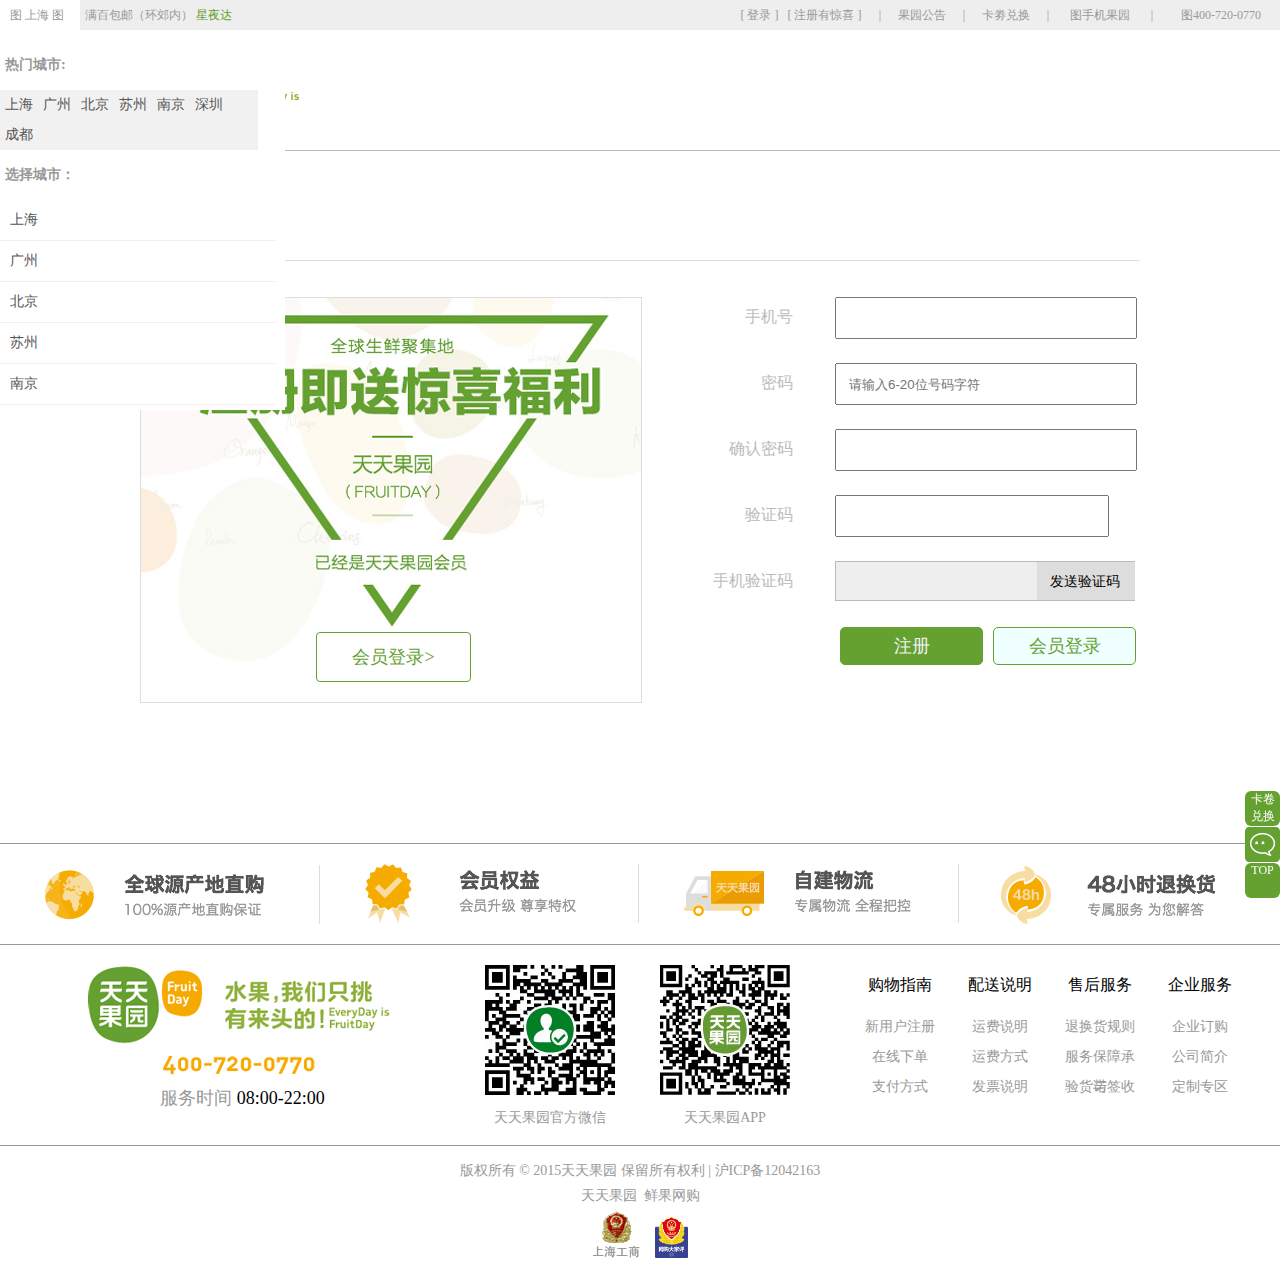
<file: html/zhuce.html>
<!DOCTYPE html>
<html>
	<head>
		<meta charset="UTF-8">
		<title>注册</title>
		<link rel="stylesheet" type="text/css" href="../css/zhuce.css"/>
		<link rel="stylesheet" type="text/css" href="../css/commen.css"/>
		<script src="../js/jquery-1.12.0.js" type="text/javascript" charset="utf-8"></script>
		<script src="../js/commen.js" type="text/javascript" charset="utf-8"></script>
		<script src="../js/zhuce.js" type="text/javascript" charset="utf-8"></script>
	</head>
	<body>
		<!--top-->
		<div id="top-w">
			<div id="top">
				<span id="top-Left">
					<!--...-->
					<span id="top-Left-1">
						<i id="top-Left-box">图</i>
						<a href="#">
							上海
							<i class="top-Left-box1">图</i>
						</a>
						
						<div id="boxOne">
							<h5>热门城市:</h5>
							<ul class="b-one">
								<li><a href="#">上海</a></li>
								<li><a href="#">广州</a></li>
								<li><a href="#">北京</a></li>
								<li><a href="#">苏州</a></li>
								<li><a href="#">南京</a></li>
								<li><a href="#">深圳</a></li>
								<li><a href="#">成都</a></li>
							</ul>
							<h5>选择城市：</h5>
							<ul class="b-tow">
								<li><a href="#">上海</a></li>
								<li><a href="#">广州</a></li>
								<li><a href="#">北京</a></li>
								<li><a href="#">苏州</a></li>
								<li><a href="#">南京</a></li>
								<li><a href="#">深圳</a></li>
								<li><a href="#">成都</a></li>
								<li><a href="#">苏州</a></li>
								<li><a href="#">南京</a></li>
								<li><a href="#">深圳</a></li>
								<li><a href="#">成都</a></li>
							</ul>
							
						</div>
					</span>
					<!--...-->
					<i>满百包邮（环郊内）</i>
					<a href="#" class="top-Left-box2">星夜达</a>
				</span>
				<ul id="top-Right">
					<li class="top-Right-1">
						<a href="denglu.html" class="top-Right-1-1">[ 登录 ]</a>
						<a href="#">[ 注册有惊喜 ]</a>
					</li>
					<li>|</li>
					<!--...-->
					<li class="top-Right-2">
						果园公告
						<div id="boxTwo">
							<ul class="boxTwo-1">
								<li><a href="#" >全仓充值活动调整公告</a><em>new</em></li>
								<li><a href="#" >全仓满赠活动停止公告</a><em>new</em></li>
								<li><a href="#" >全仓充值商品调整</a><em>new</em></li>
							</ul>
							<div class="boxTwo-2"><a href="#">查看更多 ></a></div>
						</div>
					</li>
					<!--...-->
					<li>|</li>
					<li class="top-Right-3"><a href="#">卡劵兑换</a></li>
					<li>|</li>
					<!--...-->
					<li class="top-Right-4">
						<i >图</i>手机果园
						
						<div class="box-three">
							<p class="box-three-1"><span>下载果园app，</span>即享果园特价商品</p>
							<dl class="box-three-2">
								<dt><img src="../img/guan_ewcode2.jpg"/></dt>
								<dd>
									<a href="#"><img src="../img/guan_btn01.jpg"/></a>
									<a href="#"><img src="../img/guan_btn02.jpg"/></a>
								</dd>
							</dl>
							<dl class="box-three-3">
								<dt><img src="../img/guan_ewcode1.jpg"/></dt>
								<dd>
									<em>关注果园微信</em>
									<p>优惠信息实时掌握</p>
								</dd>
							</dl>
						</div>
						
					</li>
					<!--...-->
					<li>|</li>
					<li class="top-Right-5"><i>图</i>400-720-0770</li>
				</ul>
			</div>
		</div>
		<!--cintent-->
		<div class="cintent-w">
			<div class="cintent">
				<div class="cintent-div">
					<div class="cintent-Left">
						<a href="index.html"><img src="../img/logo.png"/></a>
					</div>
				</div>
			</div>	
		</div>	
<!--登录页面-->		
		<div class="yanzheng-w">
			<div class="yanzheng">
				<p class="biaoti">会员注册</p>
				<div class="yanzheng-Left">
					<img src="../img/denglukuan.jpg"/>
					<div><a href="denglu.html">会员登录></a></div>
				</div>
				
				
				
				<div class="yanzheng-Right">
						<ul>
							<li class="shouji"><span>手机号</span><i><input type="text" id="" value="" /></i></li>
							<li class="mima"><span>密码</span><i><input type="password" value="" placeholder="请输入6-20位号码字符"/></i></li>
							<li class="qrmima"><span>确认密码</span><i><input type="password" id="" value="" /></i></li>		
							<li class="yanzhen"><span>验证码</span><i><input type="text" id="" value="" /></i></li>
							<li class="sjyanzhen">
									<span>手机验证码</span>
									<i>
										<input type="text" id="" value="" />
										<div class="">
											<span>发送验证码</span>
										</div>
									</i>
								
							</li>
							<li class="tijiao">
								<div>
									<span id="tijiao"><a href="denglu.html"><button class="bt1" type="submit">注册</button></a></span>
									<a href="denglu.html"><button class="bt2">会员登录</button></a>
								</div>
								
							</li>
						</ul>						
				</div>
			</div>
		</div>		
		<!--content-->
		<div class="content-w">
			<div class="content">
				<ul class="cintent-top">
					<li><img src="../img/c1.png" /></li>
					<li><img src="../img/c2.png" /></li>
					<li><img src="../img/c3.png" /></li>
					<li><img src="../img/c4.png" /></li>
				</ul>
				<div class="cintent-centent">
					
					<div class="cintent-centent-left">
						<div><img src="../img/c-logo1.jpg"/></div>
						<div class="s-left-1"><img src="../img/c-logo2.jpg"/></div>
						<div class="s-left-2">
							<span>服务时间</span>
							08:00-22:00
						</div>
					</div>
					
					<ul class="cintent-centent-centent">
						<li>
							<img src="../img/guan_ewcode1.jpg" />
							<span>天天果园官方微信</span>
						</li>
						<li>
							<img src="../img/guan_ewcode2.jpg"/>
							<span>天天果园APP</span>
						</li>
					</ul>
					
					<ul class="cintent-centent-Right">
						<li>
							<h4>购物指南</h4>
							<a href="#">新用户注册</a>
							<a href="#">在线下单</a>
							<a href="#">支付方式</a>
						</li>
						<li>
							<h4>配送说明</h4>
							<a href="#">运费说明</a>
							<a href="#">运费方式</a>
							<a href="#">发票说明</a>
						</li>
						<li>
							<h4>售后服务</h4>
							<a href="#">退换货规则</a>
							<a href="#">服务保障承诺</a>
							<a href="#">验货与签收</a>
						</li>
						
						<li>
							<h4>企业服务</h4>
							<a href="#">企业订购</a>
							<a href="#">公司简介</a>
							<a href="#">定制专区</a>
						</li>
					</ul>
				</div>
				<div class="cintent-botton">
					<p>版权所有 © 2015天天果园  保留所有权利 | 沪ICP备12042163</p>
					<p>天天果园&nbsp;&nbsp;鲜果网购</p>
					<div class="cintent-botton-1">
					<a href="#"><img src="../img/guan_shgs.gif"/></a>
					<a href="#"><img  class="two"  src="../img/guan_wgdjp.png"/></a>
				</div>
				</div>				
			</div>
		</div>
		<!--右下侧导航栏-->
		<ul class="fixed">
			<li>卡卷兑换</li>
			<li><img src="../img/5678c6986b749.png"/></li>
			<li>TOP</li>
		</ul>
	</body>
</html>
</file>
<file: stylesheets/github-light.css>
/*
The MIT License (MIT)

Copyright (c) 2016 GitHub, Inc.

Permission is hereby granted, free of charge, to any person obtaining a copy
of this software and associated documentation files (the "Software"), to deal
in the Software without restriction, including without limitation the rights
to use, copy, modify, merge, publish, distribute, sublicense, and/or sell
copies of the Software, and to permit persons to whom the Software is
furnished to do so, subject to the following conditions:

The above copyright notice and this permission notice shall be included in all
copies or substantial portions of the Software.

THE SOFTWARE IS PROVIDED "AS IS", WITHOUT WARRANTY OF ANY KIND, EXPRESS OR
IMPLIED, INCLUDING BUT NOT LIMITED TO THE WARRANTIES OF MERCHANTABILITY,
FITNESS FOR A PARTICULAR PURPOSE AND NONINFRINGEMENT. IN NO EVENT SHALL THE
AUTHORS OR COPYRIGHT HOLDERS BE LIABLE FOR ANY CLAIM, DAMAGES OR OTHER
LIABILITY, WHETHER IN AN ACTION OF CONTRACT, TORT OR OTHERWISE, ARISING FROM,
OUT OF OR IN CONNECTION WITH THE SOFTWARE OR THE USE OR OTHER DEALINGS IN THE
SOFTWARE.

*/

.pl-c /* comment */ {
  color: #969896;
}

.pl-c1 /* constant, variable.other.constant, support, meta.property-name, support.constant, support.variable, meta.module-reference, markup.raw, meta.diff.header */,
.pl-s .pl-v /* string variable */ {
  color: #0086b3;
}

.pl-e /* entity */,
.pl-en /* entity.name */ {
  color: #795da3;
}

.pl-smi /* variable.parameter.function, storage.modifier.package, storage.modifier.import, storage.type.java, variable.other */,
.pl-s .pl-s1 /* string source */ {
  color: #333;
}

.pl-ent /* entity.name.tag */ {
  color: #63a35c;
}

.pl-k /* keyword, storage, storage.type */ {
  color: #a71d5d;
}

.pl-s /* string */,
.pl-pds /* punctuation.definition.string, string.regexp.character-class */,
.pl-s .pl-pse .pl-s1 /* string punctuation.section.embedded source */,
.pl-sr /* string.regexp */,
.pl-sr .pl-cce /* string.regexp constant.character.escape */,
.pl-sr .pl-sre /* string.regexp source.ruby.embedded */,
.pl-sr .pl-sra /* string.regexp string.regexp.arbitrary-repitition */ {
  color: #183691;
}

.pl-v /* variable */ {
  color: #ed6a43;
}

.pl-id /* invalid.deprecated */ {
  color: #b52a1d;
}

.pl-ii /* invalid.illegal */ {
  color: #f8f8f8;
  background-color: #b52a1d;
}

.pl-sr .pl-cce /* string.regexp constant.character.escape */ {
  font-weight: bold;
  color: #63a35c;
}

.pl-ml /* markup.list */ {
  color: #693a17;
}

.pl-mh /* markup.heading */,
.pl-mh .pl-en /* markup.heading entity.name */,
.pl-ms /* meta.separator */ {
  font-weight: bold;
  color: #1d3e81;
}

.pl-mq /* markup.quote */ {
  color: #008080;
}

.pl-mi /* markup.italic */ {
  font-style: italic;
  color: #333;
}

.pl-mb /* markup.bold */ {
  font-weight: bold;
  color: #333;
}

.pl-md /* markup.deleted, meta.diff.header.from-file */ {
  color: #bd2c00;
  background-color: #ffecec;
}

.pl-mi1 /* markup.inserted, meta.diff.header.to-file */ {
  color: #55a532;
  background-color: #eaffea;
}

.pl-mdr /* meta.diff.range */ {
  font-weight: bold;
  color: #795da3;
}

.pl-mo /* meta.output */ {
  color: #1d3e81;
}
</file>
<file: css/commen.css>
body,ul,dl,dd,dt,ol,li,p,h1,h2,h3,h4,h5,h6,form,fieldset,table,img,td,div,input{margin:0;padding:0;}
ul li{list-style:none}
ul,ol{margin:0;padding:0}
h1,h2,h3{margin:0px}
p{ margin: 0px}
i,em{font-style:normal}
a{outline-style:none;color:#999;text-decoration:none;border:0px}
body{font-family:"微软雅黑";font-size: 12px;}
/*top*/
#top-w{width: 100%;height: auto;}
#top{width: 1280px;height: 30px;background-color: #eee;margin: 0 auto;}
#top-Left{width: 234px;height: 30px;line-height: 30px;font-size: 12px;color: #999;float: left;}


#top-Left-1{position: relative;padding: 0 10px;margin-right: 5px;float: left;width: 60px;}
#top-Left-1 #top-Left-box{line-height: 30px;font-size: 14px);}
#top-Left .top-Left-box2{color: #64a131;}
#top-Left .top-Left-box2:hover{text-decoration:underline}

/*城市隐藏*/
#top-Left #boxOne{width: 275px;height: 360px;padding:10px;overflow: auto;background-color: #fff;position:absolute;left: -10px;z-index: 3}
#top-Left #boxOne h5{font-size: 14px;padding: 10px 5px;}
#top-Left #boxOne .b-one{width: 258px;height: 60px;background-color:#f1f1f1 ;}
#top-Left #boxOne .b-one li{float: left;}
#top-Left #boxOne .b-one li a{color: #555;font-size: 14px;margin: 5px;}
#top-Left #boxOne .b-one li a:hover{color: #64A131;text-decoration: underline;}
#top-Left #boxOne .b-tow{}
#top-Left #boxOne .b-tow li{border-bottom: 1px solid #EEEEEE;padding: 5px 10px;}
#top-Left #boxOne .b-tow li a{display:block;color: #555;font-size: 14px;width: 100%;}
#top-Left #boxOne .b-tow li a:hover{color: #64A131;}
#top-Left #boxOne .b-tow li:hover{background-color:#eee ;}
.top-color{background-color: #fff;}


#top-Right{width: 556px;float: right;position: relative;}
#top-Right li{float: left;width: 20px;height:30px;text-align: center;line-height: 30px;color: #999;}
#top-Right .top-Right-1{width: 138px;padding-left: 8px;}
#top-Right .top-Right-1 .top-Right-1-1{padding-right: 6px;}
#top-Right .top-Right-2{width: 48px; padding: 0 8px;}
#top-Right .top-Right-3{width: 48px; padding: 0 8px;}
#top-Right .top-Right-4{width: 68px;padding: 0 8px;position: relative;}
#top-Right .top-Right-5{width:102px;padding:0 8px;}
#top-Right .top-Right-1 a:hover{color:orange;text-decoration: underline;}
#top-Right .top-Right-3 a:hover{color:orange;text-decoration: underline;}
/*果园广告隐藏*/
#top-Right #boxTwo{width: 210px;height: 143px;padding: 10px 15px;position: absolute;left: 0;background-color: #FFFFFF;z-index: 3}
#top-Right #boxTwo .boxTwo-1{width: 210px;height: 108px;}
#top-Right #boxTwo .boxTwo-1 li{width: 100%;height;35px;text-align: left;border-bottom: 1px dashed #F1F1F1;color: #555555;}
#top-Right #boxTwo .boxTwo-1 li em{display: inline-block;width: 23px;height: 16px;padding: 0 5px;background-color: red;margin-left: 3px;line-height: 16px;border-radius:3px}
#top-Right #boxTwo .boxTwo-2 a{color: #64A131;}
#top-Right #boxTwo .boxTwo-1 li a:hover{color: #64A131;}
#top-Right #boxTwo .boxTwo-2 a:hover{text-decoration: underline;}
/*手机果园隐藏*/

#top-Right .box-three{width: 260px;height: 270px;padding: 10px 15px;background: #fff;color: #555;font-size: 12px;position: absolute;right: -10px;z-index: 3;}
#top-Right .box-three .box-three-1 span{color: #64A131;text-align: center;}
#top-Right .box-three .box-three-2{width: 260px;height: 120px;border-bottom: 1px solid #F1F1F1;}
#top-Right .box-three .box-three-2 dt{float: left;margin-right: 10px;}
#top-Right .box-three .box-three-2 dt img{width: 100px;height: 100px;}
#top-Right .box-three .box-three-2 dd{float: left;width: 146px;margin-top: 10px;}
#top-Right .box-three .box-three-2 dd a{display:inline-block;height:36px;}
#top-Right .box-three .box-three-3 dt{float: left;}
#top-Right .box-three .box-three-3 dt img{width: 100px;height: 100px;margin-top: 15px;}
#top-Right .box-three .box-three-3 dd{float: left;}
#top-Right .box-three .box-three-3 dd em{color: #64A131;display: block;width: 145px;height: 17px;margin-top: 30px;}

/*cintent*/
.cintent-w{width: 100%;height: auto;}
.cintent{width: 1280px;height: 120px;border-bottom: 1px solid #BBBBBB; margin: 0 auto;}
.cintent-div{height: 80px;padding: 20px 0;}
.cintent .cintent-Left img{width: 300px;height: 78px;float: left;}






/*content*/
.content-w{width: 100%;height: auto;}
.content{height: 420px;width: 1280px;margin: 30px auto 0;}
.content .cintent-top{height: 60px; padding: 20px 0;border-top:1px solid #999 ;border-bottom:1px solid #999 ;}
.content .cintent-top li{float: left;}

.content .cintent-centent{height: 160px; padding: 20px 0;border-bottom: 1px solid #999; margin-bottom: 15px;text-align: center;}
.content .cintent-centent .cintent-centent-left{width: 315px;height: 145px;margin: 0 85px;float: left;}
.content .cintent-centent .cintent-centent-left .s-left-1 img{margin: 5px 0;display: inline-block;}
.content .cintent-centent .cintent-centent-left .s-left-2{font-size: 18px;color: black;}
.content .cintent-centent .cintent-centent-left .s-left-2 span{font-size: 18px; color: #999999;}

.content .cintent-centent .cintent-centent-centent{width: 350px;height: 160px;float: left;}
.content .cintent-centent .cintent-centent-centent li{width:130px;height: 160px;float: left;margin-right: 45px;text-align: center;}
.content .cintent-centent .cintent-centent-centent li span{display:inline-block;width: 115px;height: 20px;margin-top: 10px;font-size: 14px;color: #999999;}

.content .cintent-centent .cintent-centent-Right{width: 402px;height: 137px;float: left;}
.content .cintent-centent .cintent-centent-Right li{float: left;width: 70px;height: 137px;margin-left: 30px;}
.content .cintent-centent .cintent-centent-Right li h4{display: block;height: 17px;width: 70px;margin: 10px 0 20px 0;font-size: 16px;font-weight: 500;}
.content .cintent-centent .cintent-centent-Right li a{display:block;width: 70px;height: 30px;line-height: 30px;text-align: center;font-size: 14px;}
.content .cintent-centent .cintent-centent-Right li a:hover{color: #64A131;text-decoration: underline;}


.content .cintent-botton{height: 120px;width: 1280px}
.content .cintent-botton p{text-align: center;display: block;width: 1280px;height: 20px;margin-bottom: 5px;line-height: 20px;font-size: 14px;color: #999999;}
.content .cintent-botton .cintent-botton-1{height: 47px;text-align: center;}
.content .cintent-botton .cintent-botton-1 img{width: 47px;height: 47px;margin: 0 6px;}
.content .cintent-botton .cintent-botton-1 .two{width: 33px;height: 42px;}


/*右侧导航栏*/
.fixed{position: fixed;right: 0;bottom: 0;width: 35px;height: 110px;}
.fixed li{width: 35px;height: 35px;text-align: center;color: #FFFFFF;background-color: #64A131;border-radius: 6px;margin: 1px 0;}
</file>
<file: css/chanpinzhanshi.css>
/*产品展示*/
.cintent .cintent-nav{width: 467px;height: 80px;padding-left: 35px;float: left;}
.cintent .cintent-nav li{width: 91px;height: 80px;float: left;line-height: 92px;}
.cintent .cintent-nav li a{
	display: inline-block;
	width:40px;
	height: 40px;
	line-height: 20px;
	text-align: center;
	padding: 0 25px;
	border-right:1px solid #eee;
	font-size: 14px;
}
.cintent .cintent-nav li a:hover{background-color:#eee;}
.cintent .cintent-nav .cintent-nav-two{width: 57px;border-right: none;}
.cintent .cintent-Right{width: 240px;height: 70px;float: right;margin:5px 0;}
.cintent .cintent-Right .cintent-Right-1{width: 180px;height: 50px;margin-top: 20px;float: left;}
.cintent .cintent-Right input{width: 138px;height: 17px;border: none;padding: 5px 3px;}
.cintent .cintent-Right button{width: 20px;height: 28px;padding: 2px 6px;border: none;}
.cintent .cintent-Right .cintent-Right-1 div{color:#999;border-top: 1px solid #999999;}
.cintent .cintent-Right .cintent-Right-1 div a{margin-right: 5px;}
.cintent .cintent-Right .cintent-Right-1 div a:hover{text-decoration:underline}
.cintent .cintent-Right .cintent-Right-2{float:left;}

/*产品信息*/
.content-fruit-w{width: 100%;}
.content-fruit{width: 1280px;height: 9860px;margin: 0 auto;padding: 50px 0;}
.content-fruit-top{width: 1280px;height: 14px;}
.content-fruit-top p{display: inline-block;height: 14px;font-size: 14px;text-align: center;}
.content-fruit-top p a{color: #64A131;}
.content-fruit-top .fruit-one{width: 40px;}
.content-fruit-top .fruit-two{width: 70px;}
.content-fruit-top .fruit-thr{width: 70px;}



.my-fruit{width: 700px;height: 560px;margin-top: 20px;float: left;overflow: hidden;}
.my-fruit .xiaotu{width: 140px;height: 560px;float: left;}
.my-fruit .xiaotu li{width: 138px;height: 138px;margin-bottom: 2px;}
.my-fruit .xiaotu li img{width: 138px;height: 138px;}
.my-fruit .datu{width: 560px;height: 5600px;float: left;position: relative;}
.my-fruit .datu li{width: 560px;height: 560px;}
.my-fruit .datu li img{width: 560px;height: 560px;position: absolute;}

.fruit-info{width: 552px;height: 518px;padding: 20px 0 0 28px;float: left;margin-top: 20px;position: relative;}
.info-title{width: 470px;height: 88px;}
.info-title h3{display:block;width: 470px;height: 40px;line-height: 40px;font-size: 24px;color:#000000;font-weight: 500;}
.info-title p{display:block;width: 470px;height: 48px;line-height: 48px;font-size: 16px;color: #AAAAAA;}

/*价格*/
.info-price{width: 552px;height: 314px;border-bottom: 1px solid #DDDDDD;}
.info-price-one{width: 542px;height: 75px;padding-left: 10px;background: url(../img/picle.jpg) no-repeat;margin: 0 20px 20px 0;}
.jiage{width: 148px;height: 34px;float: left;line-height: 75px;}
.jiage p{font-size: 14px;color: #999;}
.jiage p span{font-size: 24px;color: #64A131;margin-left: 10px;font-weight: 600;}
.ma{float: right;line-height:90px;margin-right: 35px;}
/*规格*/
.guige{width: 542px;height: 28px;padding-left: 10px;margin-bottom: 20px;}
.guige-one{width: 60px;height: 28px;display: inline-block;text-align: left;line-height: 28px;font-size: 14px;color: #999999;}
.guige-two{width: 20px;height: 23px;display: inline-block;padding: 0 20px;border: 1px solid #64A131;margin-right: 10px;line-height: 20px;}
.guige-thr{width: 20px;height: 23px;display: inline-block;padding: 0 20px;border: 1px solid #64A131;margin-right: 10px;line-height: 20px;}
.activl{background: #7DAF57;}
/*配送*/
.peisong{width: 542px;height: 30px;padding-left: 10px;margin-bottom: 23px;}
.peisong p{display: inline-block;float: left;height: 28px;width: 60px;line-height: 28px;color: #999999;font-size: 14px;}
.peisong select{width: 72px;height: 30px;margin-right: 5px;}
.peisong span{color: #7DAF57;font-size: 14px;}
/*数量*/
.shuliang{width: 542px;height: 28px;padding-left: 10px;margin-bottom: 30px;}
.shuliang p{width: 60px;height: 28px;line-height: 28px;display: inline-block;float: left;font-size: 14px;color: #999999;}
.shuliang-one{width: 91px;height: 22px;border: 1px solid #BBBBBB;float: left;}
.shuliang-one input{width: 35px;height: 22px;text-align: center;float: left;border: none;}
.shuliang-one span{display: inline-block;width: 28px;height: 22px;background-color: #DDDDDD;float: left;text-align: center;line-height: 22px;}

/*购物按钮*/
.buy-car{width: 552px;height: 36px;margin-bottom: 23px;}
.car-left{width: 160px;height: 36px;margin: 0 10px 0 70px;float: left;}
.car-left a{width: 126px;height: 14px;padding: 10px 16px;border: 1px solid #64A131;background-color:#f5ffed;border-radius: 5px;line-height:14px;display: inline-block;text-align: center;color: #7daf57;font-size: 16px;}
.car-right{width: 160px;height: 36px;float: left;}
.car-right a{width: 126px;height: 14px;padding: 10px 16px;border: 1px solid #64A131;background-color: #64A131;border-radius: 5px;line-height:14px;display: inline-block;text-align: center;color: #eff4ec;font-size: 16px;}
/*产品介绍说明*/
.comment-fruit{width: 552px;height: 90px;margin-top: 26px;}
.comment-fruit div{width: 276px;height: 20px;margin-bottom: 20px;float: left;}
.comment-fruit div p{display: inline-block;font-size: 14px;line-height: 20px;color: #BBBBBB;}
.comment-fruit div span{display: inline-block;font-size: 14px;color: #555555;}
.c-one p{width: 28px;height: 20px;margin-right: 10px;}
.c-one span{width: 84px;height: 20px;}
.c-one span img{width: 84px;height: 17px;}
.c-two p{width: 28px;height: 20px;margin-right: 10px;}
.c-two span{width: 193px;height: 20px;}
.c-thr p{width: 56px;height: 20px;margin-right: 10px;}
.c-thr span{width: 193px;height: 20px;}
.c-for p{width: 28px;height: 20px;margin-right: 10px;}
.c-for span{width: 193px;height: 20px;}
.c-fiv p{width: 28px;height: 20px;margin-right: 10px;}
.c-fiv span{width: 193px;height: 20px;}
.c-six p{width: 56px;height: 20px;margin-right: 10px;}
.c-six span{width: 193px;height: 20px;}
/*产品简介*/

.summary{width: 1280px;height: 9106px;}
.left-part{width: 1000px;height: 9106px;border: 1px solid #BBBBBB;float: left;margin-top: 50px;}
.part-top{width: 1000px;height: 38px;background-color:#DDDDDD;}
.part-top p{display: block;height: 36px;float: left;border-right: 1px solid #BBBBBB;text-align: center;line-height: 36px;font-size: 16px;color:#555555;}
.part-top-one{width: 64px;padding: 0 36px;}
.part-top-two{width: 111px;padding: 0 38px;}
.part-top-two span{color: #7DAF57;font-size: 16px;}
.part-top a{display: block;float: right;width: 128px;height: 34px;padding: 2px 22px;text-align: center;line-height: 34px;font-size: 16px;color: #FFFFFF;background-color:#7DAF57 ;}

.activo{background: #FFFFFF;}
.no2{background: #fff;width: 1000px;height: 1776px;display: none;}

.part-top1{width: 1000px;height: 38px;background-color:#DDDDDD;display: none;position:fixed;top:0;}
.part-top1 p{display: block;height: 36px;float: left;border-right: 1px solid #BBBBBB;text-align: center;line-height: 36px;font-size: 16px;color:#555555;}
.part-top1-one{width: 64px;padding: 0 36px;}
.part-top1-two{width: 111px;padding: 0 38px;}
.part-top1-two span{color: #7DAF57;font-size: 16px;}
.part-top1 a{display: block;float: right;width: 128px;height: 34px;padding: 2px 22px;text-align: center;line-height: 34px;font-size: 16px;color: #FFFFFF;background-color:#7DAF57 ;}
/*详情大图片*/
.no1 li img{width: 1000px;border: none;vertical-align: middle}
.info1{height: 780px;}
.info2{height: 1407px;}
.info3{height: 1060px;}
.info4{height: 1238px;}
.info5{height: 1007px;}
.info6{height: 1339px;}
.info8{height: 887px;}
.info7{height: 1350px;}

/*浏览记录*/
.right-part{width: 258px;height: 495px;padding-left: 10px;float: left;margin-top: 50px;}
.right-part p{color: #7DAF57;font-size:14px ;display: block;width: 258px;height: 39px;border-bottom: 1px solid #DDDDDD;line-height: 40px;}
</file>
<file: css/denglu.css>
/*登录页面*/
.yanzheng-w{width: 100%;height: auto;}
.yanzheng{width: 1000px;height: 592px;margin: 50px 140px;}
.yanzheng p{display:block;height:28px;font-size: 20px;padding: 15px 0 16px 0; border-bottom: 1px solid #DDDDDD;color: #BBBBBB;margin-bottom: 36px;}

.yanzheng-Left{width: 500px;height:400 ;float: left;position: relative;border: 1px solid #DDDDDD;}
.yanzheng-Left div{width: 153px;height: 48px;border: 1px solid #64A131;border-radius:4px;text-align: center;position: absolute;left: 35%;bottom: 5%;}
.yanzheng-Left div a{font-size: 18px;color: #64A131;line-height: 48px;}






.yanzheng-Right{width: 440px;height: 322px;float: left;margin-left: 55px;margin-top: 75px;}
.yanzheng-Right ul li{width: 440px;height: 40px;margin-bottom: 26px;}
.yanzheng-Right ul .mima-d span{display: inline-block;width: 96px;height: 40px;text-align: right;line-height: 40px;font-size: 16px;color: #BBBBBB;float: left;}
.yanzheng-Right ul .mima-d i{padding-left: 42px;width: 300px;height: 40px;float: left;display: block;}
.yanzheng-Right ul .mima-d i input{width: 274px;height: 26px;padding: 6px 12px;}

.yanzheng-Right ul .shouji-d span{display: inline-block;width: 96px;height: 40px;text-align: right;line-height: 40px;font-size: 16px;color: #BBBBBB;float: left;}
.yanzheng-Right ul .shouji-d i{padding-left: 42px;width: 300px;height: 40px;float: left;display: block;}
.yanzheng-Right ul .shouji-d i input{width: 274px;height: 26px;padding: 6px 12px;}

.yanzheng-Right ul .mima{height: 45px;width: 440px;margin-bottom: 6px;}
.yanzheng-Right ul .mima .mima1{width: 300px;height: 45px;float: right;}
.yanzheng-Right ul .mima .mima1 input{height: 18px;width: 18px;float: left;margin: 10px 0;}
.yanzheng-Right ul .mima .mima1 span{height: 22px;width: 65px;display: block;font-size: 16px;float: left;margin: 7px 0;color: #BBBBBB;}
.yanzheng-Right ul .mima .mima2 a{display: block;float: right;width: 72px;height: 22px;font-size: 16px;color: #BBBBBB;margin: 7px 0;text-decoration: underline;}
.yanzheng-Right ul .tijiao{height: 38px;}
.yanzheng-Right ul .tijiao div{float: right;width: 300px;height: 38px;}
.yanzheng-Right ul .tijiao div span{display:inline-block;padding-right: 10px;}
.yanzheng-Right ul .tijiao button{border: none;border: 1px solid #64A131;width: 143px;height: 38px;text-align: center;border-radius:5px ;}
.yanzheng-Right ul .tijiao .bt1{background-color: #64A131;color: #F1F1F1;font-size: 18px;}
.yanzheng-Right ul .tijiao .bt2{background-color:azure;color: #64A131;font-size: 18px;}
</file>
<file: css/gouwuche.css>
/*购物车页面*/

.yanzheng-w {
	width: 100%;
	height: auto;
}

.yanzheng {
	width: 1000px;
	height: 592px;
	margin: 50px 140px;
}

.yanzheng p {
	display: block;
	height: 28px;
	font-size: 20px;
	padding: 15px 0 16px 0;
	border-bottom: 1px solid #DDDDDD;
	color: #BBBBBB;
	margin-bottom: 36px;
}

.yanzheng-Left {
	width: 500px;
	height: 400;
	float: left;
	position: relative;
	border: 1px solid #DDDDDD;
}

.yanzheng-Left div {
	width: 153px;
	height: 48px;
	border: 1px solid #64A131;
	border-radius: 4px;
	text-align: center;
	position: absolute;
	left: 35%;
	bottom: 5%;
}

.yanzheng-Left div a {
	font-size: 18px;
	color: #64A131;
	line-height: 48px;
}


/*cintent*/

.buzhou {
	width: 400px;
	height: 40px;
	float: right;
}

.buzhou .buzhou-1 {
	width: 350px;
	height: 40px;
	background: url(../img/buzhou.jpg) no-repeat;
}

.buzhou .buzhou-1 li {
	float: left;
}

.buzhou .buzhou-1 .buzhou-car1 {
	width: 60px;
	height: 57px;
	position: relative;
	margin-top: 7px;
	left: -10px;
	text-align: center;
}

.buzhou .buzhou-1 .buzhou-car1 span {
	font-size: 20px;
	color: #FFFFFF;
	text-align: center;
}

.buzhou .buzhou-1 .buzhou-car1 p {
	color: #64a131;
	margin-top: 12px;
	font-size: 12px;
}

.buzhou .buzhou-1 .buzhou-car2 {
	width: 72px;
	height: 57px;
	position: relative;
	margin-top: 7px;
	left: 80px;
	text-align: center;
}

.buzhou .buzhou-1 .buzhou-car2 span {
	font-size: 20px;
	color: #FFFFFF;
	text-align: center;
}

.buzhou .buzhou-1 .buzhou-car2 p {
	color: #64a131;
	margin-top: 12px;
	font-size: 12px;
}

.buzhou .buzhou-1 .buzhou-car3 {
	width: 72px;
	height: 57px;
	position: relative;
	margin-top: 7px;
	left: 165px;
	text-align: center;
}

.buzhou .buzhou-1 .buzhou-car3 span {
	font-size: 20px;
	color: #FFFFFF;
	text-align: center;
}

.buzhou .buzhou-1 .buzhou-car3 p {
	color: #64a131;
	margin-top: 12px;
	font-size: 12px;
}


/*购物车产品*/

.cart {
	width: 1000px;
	margin: 0 131px;
}

.cart-top {
	width: 1000px;
	height: 25px;
	padding-top: 50px;
}

.cart-top .mycart {
	background: url(../img/car.jpg) no-repeat;
	;
}

.cart-top .mycart .mycart-one {
	font-size: 20px;
	color: #555555;
	margin-left: 36px;
	line-height: 27px;
	width: 100px;
	height: 27px;
	display: inline-block;
}

.cart-top .mycart .mycart-right {
	font-size: 14px;
	color: #64a131;
	padding-top: 10px;
	float: right;
}

.cart .cartmain {
	margin-top: 14px;
}

.cart .cartmain .cart-head {
	height: 50px;
	padding-left: 14px;
	border: 1px solid #AAAAAA;
	width: 984px;
	background-color: #EEEEEE;
}

.cart .cartmain .cart-s {
	width: 63px;
	height: 50px;
	float: left;
}

.cart .cartmain .cart-good {
	height: 50px;
	width: 28px;
	margin-left: 95px;
	float: left;
	font-size: 14px;
	color: #8F8F94;
	line-height: 50px;
}

.cart .cartmain .cart-spec {
	width: 28px;
	float: left;
	margin-left: 245px;
	font-size: 14px;
	color: #8F8F94;
	line-height: 50px;
}

.cart .cartmain .cart-price {
	width: 52px;
	float: left;
	font-size: 14px;
	color: #8F8F94;
	line-height: 50px;
	margin-left: 75px;
}

.cart .cartmain .cart-number {
	width: 28px;
	float: left;
	font-size: 14px;
	color: #8F8F94;
	line-height: 50px;
	margin-left: 61px;
}

.cart .cartmain .cart-sum {
	width: 52px;
	float: left;
	font-size: 14px;
	color: #8F8F94;
	line-height: 50px;
	margin-left: 93px
}

.cart .cartmain .cart-action {
	width: 28px;
	float: left;
	font-size: 14px;
	color: #8F8F94;
	line-height: 50px;
	margin-left: 88px
}


/*购物车*/

.cart-order {
	width: 998px;
	border: 1px solid #AAAAAA;
	border-top: none;
}
.cart-order lu{
	width: 998px;
}
.cart-order ul li{
	width: 998px;
	height: 131px;	
	float: left;
}
.cart-order ul li img{
	width: 110px;
	height: 110px;
	margin-left: 50px;
	margin-top: 10px;
	float: left;
}
.cart-order ul li p{
	display: inline-block;
	text-align: center;
	width: 200px;
	height: 50px;
	line-height: 50px;
	margin-left: 50px;
}
.cart-order ul li .btnclose{
	display: inline-block;
	width: 30px;
	height: 20px;
	border-radius: 3px;
	border: 1px solid #DDDDDD;
	background: #DDDDDD;
	text-align: center;
	line-height: 20px;
	color: #FF0000;
	font-size: 12px;
	margin-left: 100px;
}
.subPrice{
	width: 998px;
	text-align: right;
	line-height: 50px;
	color:red;
	font-size: 20px;
}
/*浏览记录*/

.look-history {
	width: 1000px;
	height: 330px;
	margin: auto;
}

.scrollbar {
	widows: 1000px;
	height: 63px;
}

.look-history-menu {
	width: 1000px;
	height: 63px;
}

.look-history-menu li {
	display: inline-block;
	width: 155px;
	height: 32px;
	font-size: 16px;
	color: #8F8F94;
	padding: 16px 0;
}

.look-history-menu .looked p {
	display: inline-block;
	border-right: 1px solid #BBBBBB;
	width: 155px;
	height: 32px;
	padding-right: 10px;
	line-height: 32px;
	text-align: center;
}

.look-history-menu .p-noborder {
	width: 144px;
	height: 32px;
	padding: 0 20px;
}

.look-history-con {
	width: 1000px;
	height: 266px;
	margin: auto;
}

.wrap {
	width: 998px;
	height: 264px;
	border: 1px solid #BBBBBB;
}

.wrap-one {
	width: 920px;
	height: 264px;
	margin: 0 39px;
}

.slidee {
	width: 920px;
	height: 268px;
}

.wrap-one ul li {
	float: left;
	width: 166px;
	height: 224px;
	margin: 22px 9px;
}

.wrap-one ul li a {
	display: inline-block;
	height: 221px;
	width: 166px;
	border: 1px solid #FFFFFF;
}

.wrap-one ul li a img {
	width: 166px;
	height: 166px;
}

.slidee .history-name {
	width: 160px;
	height: 20px;
	padding: 0 3px;
	margin-top: 15px;
	font-size: 14px;
	color: #555555;
}

.slidee .history-price {
	width: 160px;
	height: 20px;
	padding: 0 3px;
	font-size: 14px;
	margin-bottom: 3px;
}

.slidee li a:hover {
	border-color: #AAAAAA;
}


/*购物车空的状态下*/
.cart-order-kong{
	width: 998px;
	height: 123px;
	border: 1px solid #BBBBBB;
	border-top: none;
}
.cart-order-kong p{
	text-align: center;
	line-height: 123px;
	color: #8F8F94;
	font-size:14px;
}
</file>
<file: css/liebiaoye.css>
/*列表页*/
.cintent .cintent-nav{width: 467px;height: 80px;padding-left: 35px;float: left;}
.cintent .cintent-nav li{width: 91px;height: 80px;float: left;line-height: 92px;}
.cintent .cintent-nav li a{
	display: inline-block;
	width:40px;
	height: 40px;
	line-height: 20px;
	text-align: center;
	padding: 0 25px;
	border-right:1px solid #eee;
	font-size: 14px;
}
.cintent .cintent-nav li a:hover{background-color:#eee;}
.cintent .cintent-nav .cintent-nav-two{width: 57px;border-right: none;}
.cintent .cintent-Right{width: 240px;height: 70px;float: right;margin:5px 0;}
.cintent .cintent-Right .cintent-Right-1{width: 180px;height: 50px;margin-top: 20px;float: left;}
.cintent .cintent-Right input{width: 138px;height: 17px;border: none;padding: 5px 3px;}
.cintent .cintent-Right button{width: 20px;height: 28px;padding: 2px 6px;border: none;}
.cintent .cintent-Right .cintent-Right-1 div{color:#999;border-top: 1px solid #999999;}
.cintent .cintent-Right .cintent-Right-1 div a{margin-right: 5px;}
.cintent .cintent-Right .cintent-Right-1 div a:hover{text-decoration:underline}
.cintent .cintent-Right .cintent-Right-2{float:left;}

/*筛选器*/
.select-w{width: 100%;}
.select{width: 1280px;height: 257px;padding-top: 26px;margin: 0 auto;}
.select-div{width: 1280px;height: 24px;padding: 12px 0 6px 0;border-bottom: 1px solid #BBBBBB;}
.select-div p{display:inline-block;width: 28px;height: 24px;margin-right: 20px ;font-size: 14px;color: #999;line-height: 24px;float: left;}
.select-div div{float: left;}
.select-div .select-all a{display: block;width: 46px;height: 24px;text-align: center;line-height: 24px;font-size: 14px;background-color: #7DAF57;color: #FFFFFF;}
.select-div .select-select a{display: block;width: 56px;height: 24px;padding: 0 9px;font-size: 14px;color: #555555;text-align: left;}
.select-div .select-select1 a{display: block;width: 85px;height: 24px;padding: 0 9px;font-size: 14px;color: #555555;text-align: left;}

/*列表*/
.liebiao-w{width: 100%;}
.liebiao{width: 1280px;height: 495px;margin: 27px auto 0;}
.liebiao-left{float: left;width: 1000px;height: 324px;margin-bottom: 92px;}
.liebiao-left ul li{float: left;width: 244px;height: 316px;margin: 0 4px 4px 4px;}


.liebiao-one{width: 244px;height: 316px;margin-bottom: 6px;}
.liebiao-one .liebiao-img a img{width: 244px;height: 244px;}
.liebiao-a{width: 241px;height: 24px;margin: 0 0 5px 3px;font-size: 14px;}
.liebiao-a .liebiao-a-1{display: inline-block;width: 34px;height: 18px;margin-right: 3px;font-size: 12px;color: #FFFFFF;background-color: #FFA500;text-align: center;}
.liebiao-a .liebiao-a-2{display: inline-block;float: right;width: 50px;height: 24px;margin-right: 3px;color: #999999;}

.liebiao-b{width: 244px;height: 34px;padding-top: 3px;}
.liebiao-b p{width: 197px;height: 22px;padding-left: 3px;float: left;display: block;line-height: 22px;}
.liebiao-b p span{display: inline-block;width: 21px;height: 20px;padding: 0 5px;border: 1px solid #999;border-radius: 3px;color: #999999;}
.liebiao-b img{float: left;}


.liebiao-right{float: left;width: 258px;height: 495px;padding-left: 20px;}
.liebiao-right p{color: #7DAF57;font-size: 14px;display: block;width: 258px;height: 39px;border-bottom: 1px solid #999999;line-height: 40px;}
</file>
<file: css/zhuce.css>
/*注册页面*/
.yanzheng-w{width: 100%;height: auto;}
.yanzheng{width: 1000px;height: 592px;margin: 50px 140px;}
.yanzheng p{display:block;height:28px;font-size: 20px;padding: 15px 0 16px 0; border-bottom: 1px solid #DDDDDD;color: #BBBBBB;margin-bottom: 36px;}

.yanzheng-Left{width: 500px;height:400 ;float: left;position: relative;border: 1px solid #DDDDDD;}
.yanzheng-Left div{width: 153px;height: 48px;border: 1px solid #64A131;border-radius:4px;text-align: center;position: absolute;left: 35%;bottom: 5%;}
.yanzheng-Left div a{font-size: 18px;color: #64A131;line-height: 48px;}






.yanzheng-Right{width: 440px;height: 322px;float: left;margin-left: 55px;}
.yanzheng-Right ul li{width: 440px;height: 40px;margin-bottom: 26px;}
.yanzheng-Right ul li span{display: inline-block;width: 96px;height: 40px;text-align: right;line-height: 40px;font-size: 16px;color: #BBBBBB;float: left;}
.yanzheng-Right ul li i{padding-left: 42px;width: 300px;height: 40px;float: left;display: block;}
.yanzheng-Right ul li i input{width: 274px;height: 26px;padding: 6px 12px;}
.yanzheng-Right ul .yanzhen input{width: 246px;}

.yanzheng-Right ul .sjyanzhen input{background-color: #EEEEEE; border: none;border: 1px solid #BBBBBB;}
.yanzheng-Right ul .sjyanzhen i{position: relative;}
.yanzheng-Right ul .sjyanzhen i div{position: absolute;top: 0 ;right: 0;width: 98px;height: 38px;background-color:#DDDDDD;margin-top: 1px;}
.yanzheng-Right ul .sjyanzhen i div span{text-align: center;font-size: 14px;color: #000000;}
.yanzheng-Right ul .tijiao{height: 38px;}


.yanzheng-Right ul .tijiao div{float: right;width: 300px;height: 38px;}
.yanzheng-Right ul .tijiao #tijiao{display:inline-block;padding-right: 10px;width: 146px;padding-top: 0;}
.yanzheng-Right ul .tijiao button{border: none;border: 1px solid #64A131;width: 143px;height: 38px;text-align: center;border-radius:5px ;}
.yanzheng-Right ul .tijiao .bt1{background-color: #64A131;color: #F1F1F1;font-size: 18px;}
.yanzheng-Right ul .tijiao .bt2{background-color:azure;color: #64A131;font-size: 18px;border: 1px solid #64A131;}
</file>
<file: stylesheets/styles.css>
@import url(https://fonts.googleapis.com/css?family=Arvo:400,700,400italic);

/* MeyerWeb Reset */

html, body, div, span, applet, object, iframe,
h1, h2, h3, h4, h5, h6, p, blockquote, pre,
a, abbr, acronym, address, big, cite, code,
del, dfn, em, img, ins, kbd, q, s, samp,
small, strike, strong, sub, sup, tt, var,
b, u, i, center,
dl, dt, dd, ol, ul, li,
fieldset, form, label, legend,
table, caption, tbody, tfoot, thead, tr, th, td,
article, aside, canvas, details, embed,
figure, figcaption, footer, header, hgroup,
menu, nav, output, ruby, section, summary,
time, mark, audio, video {
  margin: 0;
  padding: 0;
  border: 0;
  font: inherit;
  vertical-align: baseline;
}


/* Base text styles */

body {
  padding:10px 50px 0 0;
  font-family:"Helvetica Neue", Helvetica, Arial, sans-serif;
	font-size: 14px;
	color: #232323;
	background-color: #FBFAF7;
	margin: 0;
	line-height: 1.8em;
	-webkit-font-smoothing: antialiased;

}

h1, h2, h3, h4, h5, h6 {
  color:#232323;
  margin:36px 0 10px;
}

p, ul, ol, table, dl {
  margin:0 0 22px;
}

h1, h2, h3 {
	font-family: Arvo, Monaco, serif;
  line-height:1.3;
	font-weight: normal;
}

h1,h2, h3 {
	display: block;
	border-bottom: 1px solid #ccc;
	padding-bottom: 5px;
}

h1 {
	font-size: 30px;
}

h2 {
	font-size: 24px;
}

h3 {
	font-size: 18px;
}

h4, h5, h6 {
	font-family: Arvo, Monaco, serif;
	font-weight: 700;
}

a {
  color:#C30000;
  font-weight:200;
  text-decoration:none;
}

a:hover {
	text-decoration: underline;
}

a small {
	font-size: 12px;
}

em {
	font-style: italic;
}

strong {
  font-weight:700;
}

ul {
  list-style-position: inside;
  list-style: disc;
  padding-left: 25px;
}

ol {
  list-style-position: inside;
  list-style: decimal;
  padding-left: 25px;
}

blockquote {
  margin: 0;
  padding: 0 0 0 20px;
  font-style: italic;
}

dl, dt, dd, dl p {
	font-color: #444;
}

dl dt {
  font-weight: bold;
}

dl dd {
  padding-left: 20px;
  font-style: italic;
}

dl p {
  padding-left: 20px;
  font-style: italic;
}

hr {
  border:0;
  background:#ccc;
  height:1px;
  margin:0 0 24px;
}

/* Images */

img {
  position: relative;
  margin: 0 auto;
  max-width: 650px;
  padding: 5px;
  margin: 10px 0 32px 0;
  border: 1px solid #ccc;
}

p img {
  display: inline;
  margin: 0;
  padding: 0;
  vertical-align: middle;
  text-align: center;
  border: none;
}

/* Code blocks */

code, pre {
	font-family: Monaco, "Bitstream Vera Sans Mono", "Lucida Console", Terminal, monospace;
  color:#000;
  font-size:14px;
}

pre {
	padding: 4px 12px;
  background: #FDFEFB;
  border-radius:4px;
  border:1px solid #D7D8C8;
  overflow: auto;
  overflow-y: hidden;
	margin-bottom: 32px;
}


/* Tables */

table {
  width:100%;
}

table {
  border: 1px solid #ccc;
  margin-bottom: 32px;
  text-align: left;
 }

th {
  font-family: 'Arvo', Helvetica, Arial, sans-serif;
	font-size: 18px;
	font-weight: normal;
  padding: 10px;
  background: #232323;
  color: #FDFEFB;
 }

td {
  padding: 10px;
	background: #ccc;
 }


/* Wrapper */
.wrapper {
  width:960px;
}


/* Header */

header {
	background-color: #171717;
	color: #FDFDFB;
  width:170px;
  float:left;
  position:fixed;
	border: 1px solid #000;
	-webkit-border-top-right-radius: 4px;
	-webkit-border-bottom-right-radius: 4px;
	-moz-border-radius-topright: 4px;
	-moz-border-radius-bottomright: 4px;
	border-top-right-radius: 4px;
	border-bottom-right-radius: 4px;
	padding: 34px 25px 22px 50px;
	margin: 30px 25px 0 0;
	-webkit-font-smoothing: antialiased;
}

p.header {
	font-size: 16px;
}

h1.header {
	font-family: Arvo, sans-serif;
	font-size: 30px;
	font-weight: 300;
	line-height: 1.3em;
	border-bottom: none;
	margin-top: 0;
}


h1.header, a.header, a.name, header a{
	color: #fff;
}

a.header {
	text-decoration: underline;
}

a.name {
	white-space: nowrap;
}

header ul {
  list-style:none;
  padding:0;
}

header li {
	list-style-type: none;
  width:132px;
  height:15px;
	margin-bottom: 12px;
	line-height: 1em;
	padding: 6px 6px 6px 7px;

	background: #AF0011;
	background: -moz-linear-gradient(top, #AF0011 0%, #820011 100%);
  background: -webkit-gradient(linear, left top, left bottom, color-stop(0%,#f8f8f8), color-stop(100%,#dddddd));
  background: -webkit-linear-gradient(top, #AF0011 0%,#820011 100%);
  background: -o-linear-gradient(top, #AF0011 0%,#820011 100%);
  background: -ms-linear-gradient(top, #AF0011 0%,#820011 100%);
  background: linear-gradient(top, #AF0011 0%,#820011 100%);

	border-radius:4px;
  border:1px solid #0D0D0D;

	-webkit-box-shadow: inset 0px 1px 1px 0 rgba(233,2,38, 1);
	box-shadow: inset 0px 1px 1px 0 rgba(233,2,38, 1);

}

header li:hover {
	background: #C3001D;
	background: -moz-linear-gradient(top, #C3001D 0%, #950119 100%);
  background: -webkit-gradient(linear, left top, left bottom, color-stop(0%,#f8f8f8), color-stop(100%,#dddddd));
  background: -webkit-linear-gradient(top, #C3001D 0%,#950119 100%);
  background: -o-linear-gradient(top, #C3001D 0%,#950119 100%);
  background: -ms-linear-gradient(top, #C3001D 0%,#950119 100%);
  background: linear-gradient(top, #C3001D 0%,#950119 100%);
}

a.buttons {
	-webkit-font-smoothing: antialiased;
	background: url(../images/arrow-down.png) no-repeat;
	font-weight: normal;
	text-shadow: rgba(0, 0, 0, 0.4) 0 -1px 0;
	padding: 2px 2px 2px 22px;
	height: 30px;
}

a.github {
	background: url(../images/octocat-small.png) no-repeat 1px;
}

a.buttons:hover {
	color: #fff;
	text-decoration: none;
}


/* Section - for main page content */

section {
  width:650px;
  float:right;
  padding-bottom:50px;
}


/* Footer */

footer {
  width:170px;
  float:left;
  position:fixed;
  bottom:10px;
	padding-left: 50px;
}

@media print, screen and (max-width: 960px) {

  div.wrapper {
    width:auto;
    margin:0;
  }

  header, section, footer {
    float:none;
    position:static;
    width:auto;
  }

	footer {
		border-top: 1px solid #ccc;
		margin:0 84px 0 50px;
		padding:0;
	}

  header {
    padding-right:320px;
  }

  section {
    padding:20px 84px 20px 50px;
    margin:0 0 20px;
  }

  header a small {
    display:inline;
  }

  header ul {
    position:absolute;
    right:130px;
    top:84px;
  }
}

@media print, screen and (max-width: 720px) {
  body {
    word-wrap:break-word;
  }

  header {
    padding:10px 20px 0;
		margin-right: 0;
  }

	section {
    padding:10px 0 10px 20px;
    margin:0 0 30px;
  }

	footer {
		margin: 0 0 0 30px;
	}

  header ul, header p.view {
    position:static;
  }
}

@media print, screen and (max-width: 480px) {

  header ul li.download {
    display:none;
  }

	footer {
		margin: 0 0 0 20px;
	}

	footer a{
		display:block;
	}

}

@media print {
  body {
    padding:0.4in;
    font-size:12pt;
    color:#444;
  }
}
</file>
